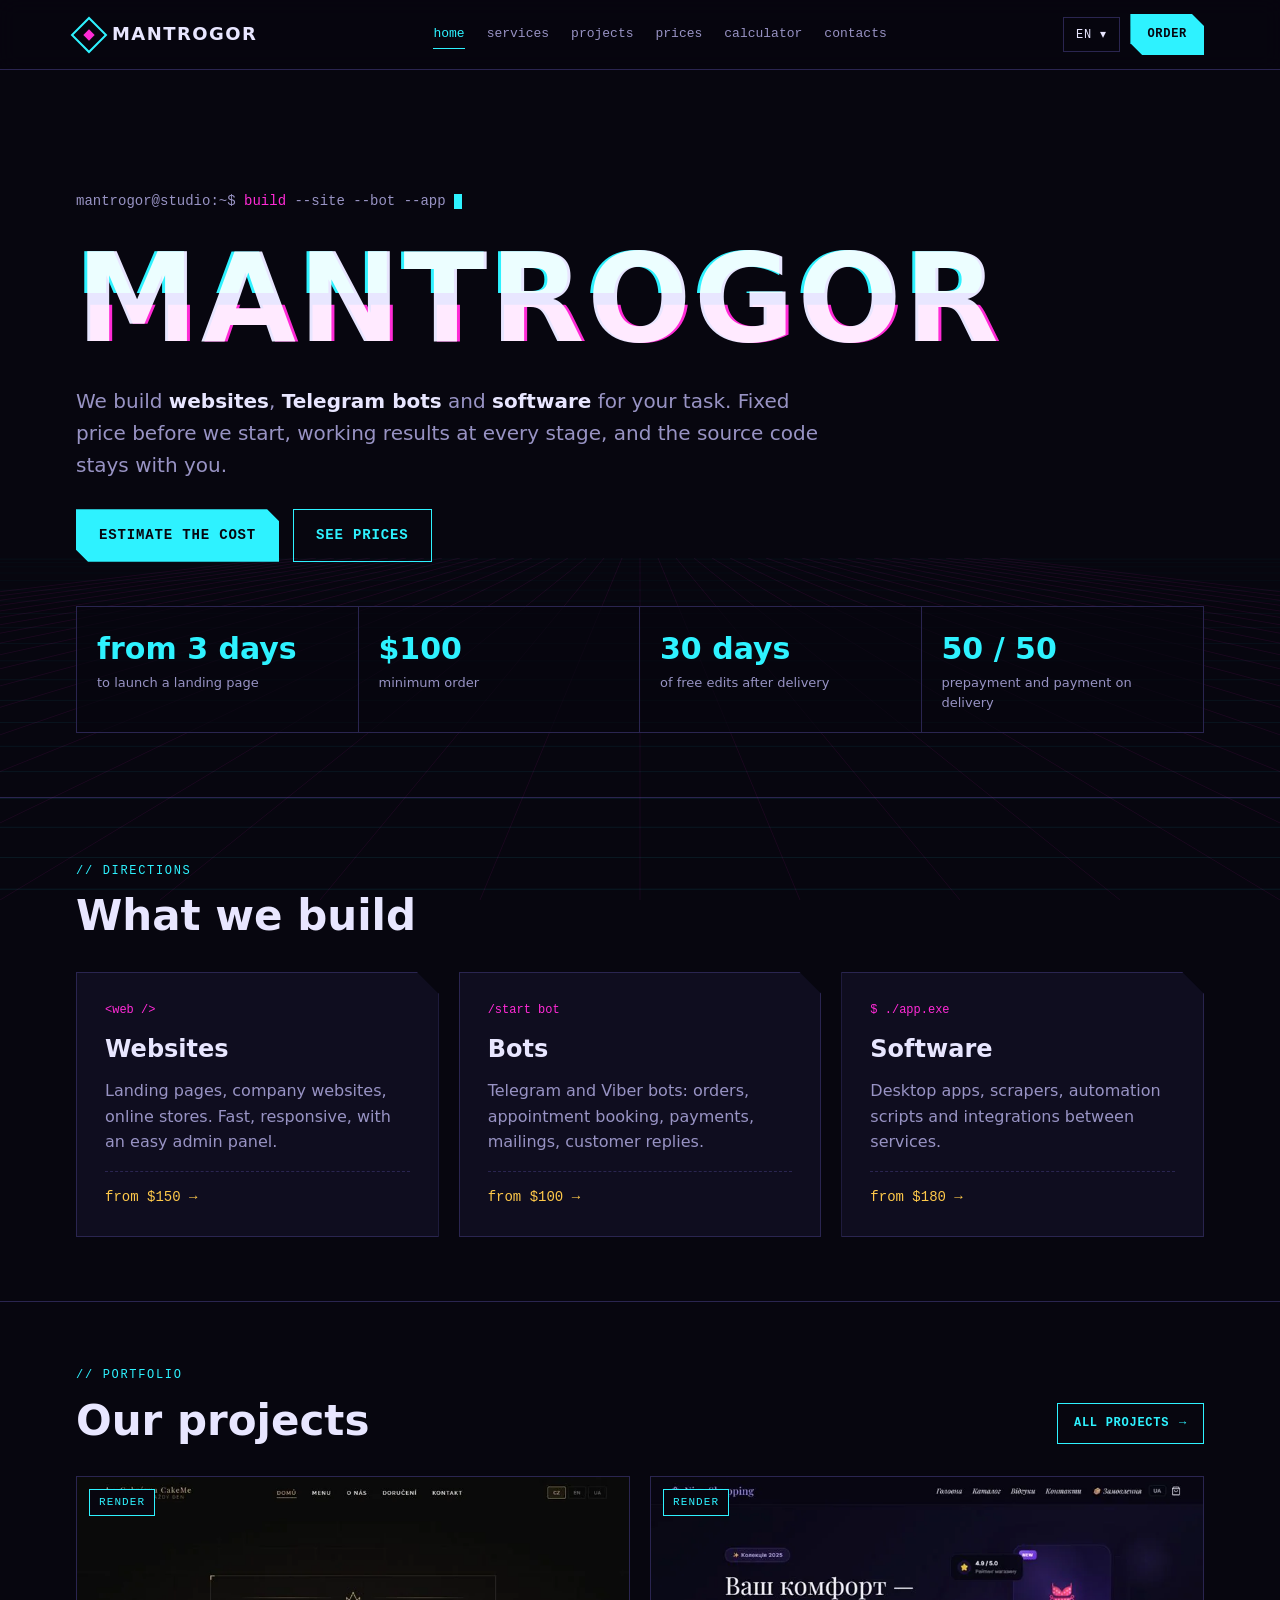
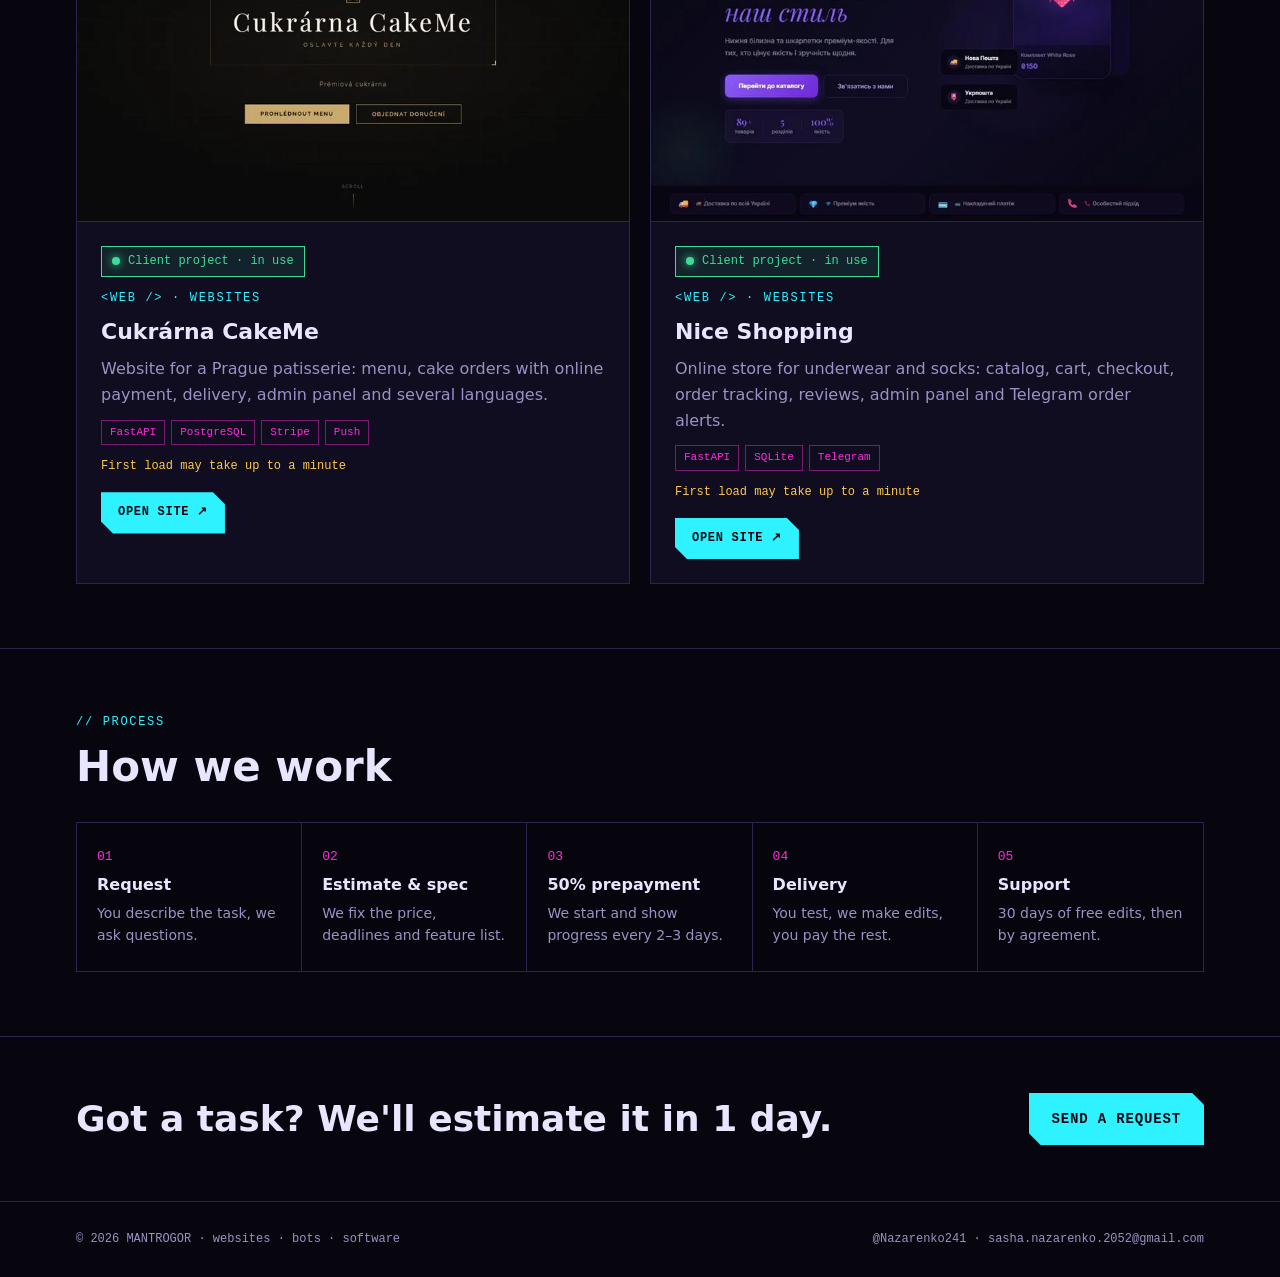
<file: index.html>
<!doctype html>
<html lang="en">
<head>
<meta charset="utf-8">
  <meta http-equiv="Content-Security-Policy" content="default-src 'self'; script-src 'self' 'unsafe-inline'; style-src 'self' 'unsafe-inline' https://fonts.googleapis.com; font-src https://fonts.gstatic.com; img-src 'self' data: https:; connect-src 'self'; object-src 'none'; base-uri 'self'; form-action 'self'">
  <meta name="referrer" content="strict-origin-when-cross-origin">
<meta name="viewport" content="width=device-width, initial-scale=1">
<title>MANTROGOR</title>
<link rel="preconnect" href="https://fonts.googleapis.com">
<link rel="preconnect" href="https://fonts.gstatic.com" crossorigin>
<link rel="stylesheet" href="https://fonts.googleapis.com/css2?family=Unbounded:wght@700;900&family=Manrope:wght@400;700&family=JetBrains+Mono:wght@400;700&display=swap" media="print" onload="this.media='all'"><noscript><link rel="stylesheet" href="https://fonts.googleapis.com/css2?family=Unbounded:wght@700;900&family=Manrope:wght@400;700&family=JetBrains+Mono:wght@400;700&display=swap"></noscript>
<link rel="stylesheet" href="style.css">
<!-- Тексты и шапку вставляют скрипты внизу страницы: до них прячем содержимое, чтобы страница не «прыгала» при загрузке (style.css: .js-wait) -->
<script>document.documentElement.classList.add("js-wait");document.addEventListener("DOMContentLoaded",function(){document.documentElement.classList.remove("js-wait")});</script>
<link rel="icon" href="favicon.svg" type="image/svg+xml">
<link rel="apple-touch-icon" href="apple-touch-icon.png">
<meta name="theme-color" content="#07060f">
<meta name="description" content="MANTROGOR – tvorba webů, Telegram botů a aplikací na míru. Pevná cena, první měsíc hostingu v ceně.">
<meta property="og:type" content="website">
<meta property="og:site_name" content="MANTROGOR">
<meta property="og:title" content="MANTROGOR – weby, boti, aplikace">
<meta property="og:description" content="Weby od $150, Telegram boti od $100, aplikace na míru. Pevná cena, první měsíc hostingu v ceně.">
<meta property="og:image" content="https://sashanazarenko2051-source.github.io/mantrogor/og.png">
<meta property="og:image:width" content="1200">
<meta property="og:image:height" content="630">
<meta property="og:url" content="https://sashanazarenko2051-source.github.io/mantrogor/">
<meta property="og:locale" content="cs_CZ">
<meta name="twitter:card" content="summary_large_image">
</head>
<body data-page="index.html" data-title="home">
<header id="site-header"></header>

<main>
  <div class="wrap">
    <section class="hero">
      <div class="prompt">mantrogor@studio:~$ <b>build</b> --site --bot --app <span class="caret"></span></div>
      <h1 class="glitch" data-text="MANTROGOR">MANTROGOR</h1>
      <p class="hero-sub" data-i18n-html="hero_sub"></p>
      <div class="cta-row">
        <a class="btn" href="calc.html" data-i18n="cta_calc"></a>
        <a class="btn ghost" href="prices.html" data-i18n="cta_prices"></a>
      </div>
      <div class="stats">
        <div><div class="n" data-i18n="st1n"></div><div class="t" data-i18n="st1t"></div></div>
        <div><div class="n" id="minOrder">—</div><div class="t" data-i18n="st2t"></div></div>
        <div><div class="n" data-i18n="st3n"></div><div class="t" data-i18n="st3t"></div></div>
        <div><div class="n">50 / 50</div><div class="t" data-i18n="st4t"></div></div>
      </div>
    </section>
  </div>

  <section class="block">
    <div class="wrap">
      <div class="sec-head">
        <span class="label">// directions</span>
        <h2 data-i18n="dir_title"></h2>
      </div>
      <div class="services" id="svcCards"></div>
    </div>
  </section>

  <section class="block">
    <div class="wrap">
      <div class="sec-head sec-head-row">
        <div style="display:grid;gap:12px">
          <span class="label">// portfolio</span>
          <h2 data-i18n="proj_title"></h2>
        </div>
        <a class="btn small ghost" href="projects.html"><span data-i18n="proj_all"></span> →</a>
      </div>
      <div class="projects" id="projCards"></div>
    </div>
  </section>

  <section class="block">
    <div class="wrap">
      <div class="sec-head">
        <span class="label">// process</span>
        <h2 data-i18n="proc_title"></h2>
      </div>
      <div class="steps">
        <div class="step"><span class="num">01</span><h3 data-i18n="s1t"></h3><p data-i18n="s1p"></p></div>
        <div class="step"><span class="num">02</span><h3 data-i18n="s2t"></h3><p data-i18n="s2p"></p></div>
        <div class="step"><span class="num">03</span><h3 data-i18n="s3t"></h3><p data-i18n="s3p"></p></div>
        <div class="step"><span class="num">04</span><h3 data-i18n="s4t"></h3><p data-i18n="s4p"></p></div>
        <div class="step"><span class="num">05</span><h3 data-i18n="s5t"></h3><p data-i18n="s5p"></p></div>
      </div>
    </div>
  </section>

  <section class="cta-band">
    <div class="wrap">
      <h2 data-i18n="band_home"></h2>
      <a class="btn" href="contacts.html" data-i18n="band_home_btn"></a>
    </div>
  </section>
</main>

<footer id="site-footer"></footer>
<script src="data.js"></script>
<script src="i18n.js"></script>
<script src="common.js"></script>
<script>
  const { data, fmt, esc, minPrice, t, tr } = M;
  document.getElementById("minOrder").textContent = fmt(Math.min(...data.services.map(minPrice)));
  document.getElementById("svcCards").innerHTML = data.services.map(s => `
    <a class="svc" href="services.html#${esc(s.id)}">
      <span class="code">${esc(s.code)}</span>
      <h3>${esc(tr(s.title))}</h3>
      <p>${esc(tr(s.desc))}</p>
      <div class="from">${esc(t("from"))} ${fmt(minPrice(s))} →</div>
    </a>`).join("");
  document.getElementById("projCards").innerHTML = (data.projects || []).slice(0, 2).map(M.projectCard).join("");
</script>
</body>
</html>
</file>
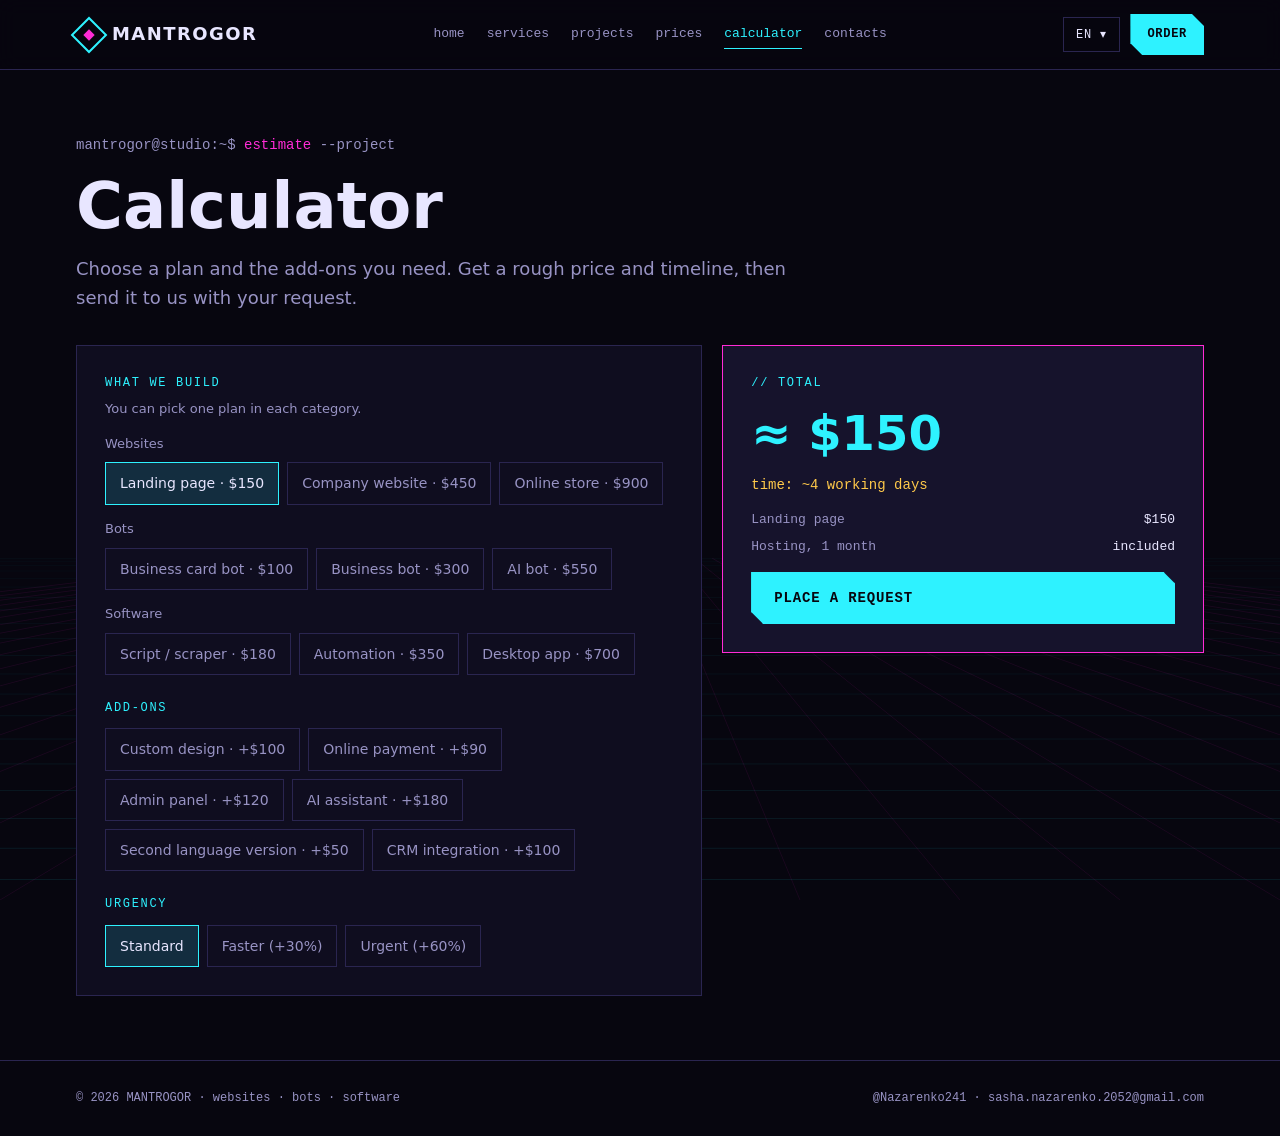
<file: calc.html>
<!doctype html>
<html lang="en">
<head>
<meta charset="utf-8">
  <meta http-equiv="Content-Security-Policy" content="default-src 'self'; script-src 'self' 'unsafe-inline'; style-src 'self' 'unsafe-inline' https://fonts.googleapis.com; font-src https://fonts.gstatic.com; img-src 'self' data: https:; connect-src 'self'; object-src 'none'; base-uri 'self'; form-action 'self'">
  <meta name="referrer" content="strict-origin-when-cross-origin">
<meta name="viewport" content="width=device-width, initial-scale=1">
<title>MANTROGOR</title>
<link rel="preconnect" href="https://fonts.googleapis.com">
<link rel="preconnect" href="https://fonts.gstatic.com" crossorigin>
<link rel="stylesheet" href="https://fonts.googleapis.com/css2?family=Unbounded:wght@700;900&family=Manrope:wght@400;700&family=JetBrains+Mono:wght@400;700&display=swap" media="print" onload="this.media='all'"><noscript><link rel="stylesheet" href="https://fonts.googleapis.com/css2?family=Unbounded:wght@700;900&family=Manrope:wght@400;700&family=JetBrains+Mono:wght@400;700&display=swap"></noscript>
<link rel="stylesheet" href="style.css">
<!-- Тексты и шапку вставляют скрипты внизу страницы: до них прячем содержимое, чтобы страница не «прыгала» при загрузке (style.css: .js-wait) -->
<script>document.documentElement.classList.add("js-wait");document.addEventListener("DOMContentLoaded",function(){document.documentElement.classList.remove("js-wait")});</script>
<link rel="icon" href="favicon.svg" type="image/svg+xml">
<link rel="apple-touch-icon" href="apple-touch-icon.png">
<meta name="theme-color" content="#07060f">
<meta name="description" content="MANTROGOR – tvorba webů, Telegram botů a aplikací na míru. Pevná cena, první měsíc hostingu v ceně.">
<meta property="og:type" content="website">
<meta property="og:site_name" content="MANTROGOR">
<meta property="og:title" content="MANTROGOR – weby, boti, aplikace">
<meta property="og:description" content="Weby od $150, Telegram boti od $100, aplikace na míru. Pevná cena, první měsíc hostingu v ceně.">
<meta property="og:image" content="https://sashanazarenko2051-source.github.io/mantrogor/og.png">
<meta property="og:image:width" content="1200">
<meta property="og:image:height" content="630">
<meta property="og:url" content="https://sashanazarenko2051-source.github.io/mantrogor/">
<meta property="og:locale" content="cs_CZ">
<meta name="twitter:card" content="summary_large_image">
</head>
<body data-page="calc.html" data-title="nav_calc">
<header id="site-header"></header>

<main>
  <div class="wrap">
    <div class="page-head">
      <div class="prompt">mantrogor@studio:~$ <b>estimate</b> --project</div>
      <h1 data-i18n="nav_calc"></h1>
      <p data-i18n="calc_lead"></p>
    </div>
    <div class="calc" style="padding-bottom:64px">
      <form class="calc-form" id="calcForm">
        <fieldset>
          <legend class="label" data-i18n="calc_what"></legend>
          <p class="calc-hint" data-i18n="calc_hint"></p>
          <div id="calcType" style="display:grid;gap:14px"></div>
        </fieldset>
        <fieldset>
          <legend class="label" data-i18n="calc_extra"></legend>
          <div class="opts" id="calcExtras"></div>
        </fieldset>
        <fieldset>
          <legend class="label" data-i18n="calc_speed"></legend>
          <div class="opts" id="calcSpeed"></div>
        </fieldset>
      </form>
      <aside class="calc-out" aria-live="polite">
        <span class="label">// total</span>
        <div class="total" id="calcTotal">—</div>
        <div class="days" id="calcDays"></div>
        <div class="lines" id="calcLines"></div>
        <a class="btn" href="contacts.html" id="toOrder" data-i18n="to_order"></a>
      </aside>
    </div>
  </div>
</main>

<footer id="site-footer"></footer>
<script src="data.js"></script>
<script src="i18n.js"></script>
<script src="common.js"></script>
<script>
  const { data, fmt, esc, t, tr, days } = M;
  const SPEEDS = [
    { id: "normal", key: "sp_normal", k: 1, d: 1 },
    { id: "fast", key: "sp_fast", k: 1.3, d: 0.7 },
    { id: "rush", key: "sp_rush", k: 1.6, d: 0.5 }
  ];
  const opt = (name, type, value, label, checked) =>
    `<label class="opt"><input type="${type}" name="${name}" id="c-${name}-${value}" value="${value}"${checked ? " checked" : ""}><span>${label}</span></label>`;

  document.getElementById("calcType").innerHTML = data.services.map((s, si) => `
    <div style="display:grid;gap:8px">
      <span class="group-name">${esc(tr(s.title))}</span>
      <div class="opts">${s.tiers.map((x, ti) => opt("ctype-" + si, "checkbox", si + "-" + ti, esc(tr(x.name)) + " · " + fmt(x.price), si === 0 && ti === 0)).join("")}</div>
    </div>`).join("");
  // В каждом направлении — не больше одного тарифа; повторный клик снимает выбор.
  document.getElementById("calcType").addEventListener("change", e => {
    const box = e.target;
    if (box.checked) document.querySelectorAll(`[name="${box.name}"]`).forEach(o => { if (o !== box) o.checked = false; });
  });
  document.getElementById("calcExtras").innerHTML = data.extras.map((x, i) => opt("cextra", "checkbox", i, esc(tr(x.name)) + " · +" + fmt(x.price), false)).join("");
  document.getElementById("calcSpeed").innerHTML = SPEEDS.map((s, i) => opt("cspeed", "radio", s.id, esc(t(s.key)), i === 0)).join("");

  let summary = "", serviceTitle = "";
  function calc() {
    const f = document.getElementById("calcForm");
    const picked = [...f.querySelectorAll('[name^="ctype-"]:checked')].map(i => {
      const [si, ti] = i.value.split("-").map(Number);
      return { svc: data.services[si], x: data.services[si].tiers[ti] };
    });
    const toOrder = document.getElementById("toOrder");
    if (!picked.length) {
      document.getElementById("calcTotal").textContent = "—";
      document.getElementById("calcDays").textContent = "";
      document.getElementById("calcLines").innerHTML = `<div class="calc-warn">${esc(t("calc_pick"))}</div>`;
      toOrder.hidden = true;
      return;
    }
    toOrder.hidden = false;
    const ex = [...f.querySelectorAll('[name="cextra"]:checked')].map(i => data.extras[+i.value]);
    const s = SPEEDS.find(v => v.id === f.querySelector('[name="cspeed"]:checked').value);
    const sum = arr => arr.reduce((a, b) => a + (Number(b) || 0), 0);
    const base = sum(picked.map(p => p.x.price)) + sum(ex.map(e => e.price));
    const total = Math.round(base * s.k / 10) * 10;
    // Направления делаются параллельно: срок = самый долгий тариф + опции.
    const n = Math.max(2, Math.round((Math.max(...picked.map(p => Number(p.x.days) || 0)) + sum(ex.map(e => e.days))) * s.d));
    document.getElementById("calcTotal").textContent = "≈ " + fmt(total);
    document.getElementById("calcDays").textContent = t("term") + ": " + days(n);
    const lines = [...picked.map(p => [tr(p.x.name), fmt(p.x.price)]), ...ex.map(e => [tr(e.name), "+" + fmt(e.price)])];
    if (s.k > 1) lines.push([t("calc_speed") + " ×" + s.k, "+" + fmt(total - base)]);
    lines.push([t("hosting_line"), t("incl")]);
    document.getElementById("calcLines").innerHTML = lines.map(l => `<div><span>${esc(l[0])}</span><span>${esc(l[1])}</span></div>`).join("");
    serviceTitle = picked.length > 1 ? t("opt_combo") : tr(picked[0].svc.title);
    summary = `${picked.map(p => tr(p.svc.title) + ": " + tr(p.x.name)).join("; ")}${ex.length ? " + " + ex.map(e => tr(e.name)).join(", ") : ""}; ${t(s.key)}. ${t("estimate")}: ${fmt(total)}, ${days(n)}. ${t("hosting_incl")}.`;
  }
  document.getElementById("calcForm").addEventListener("change", calc);
  calc();
  document.getElementById("toOrder").addEventListener("click", () => {
    try { localStorage.setItem("mantrogor-calc", JSON.stringify({ service: serviceTitle, summary })); } catch (_) {}
  });
</script>
</body>
</html>
</file>
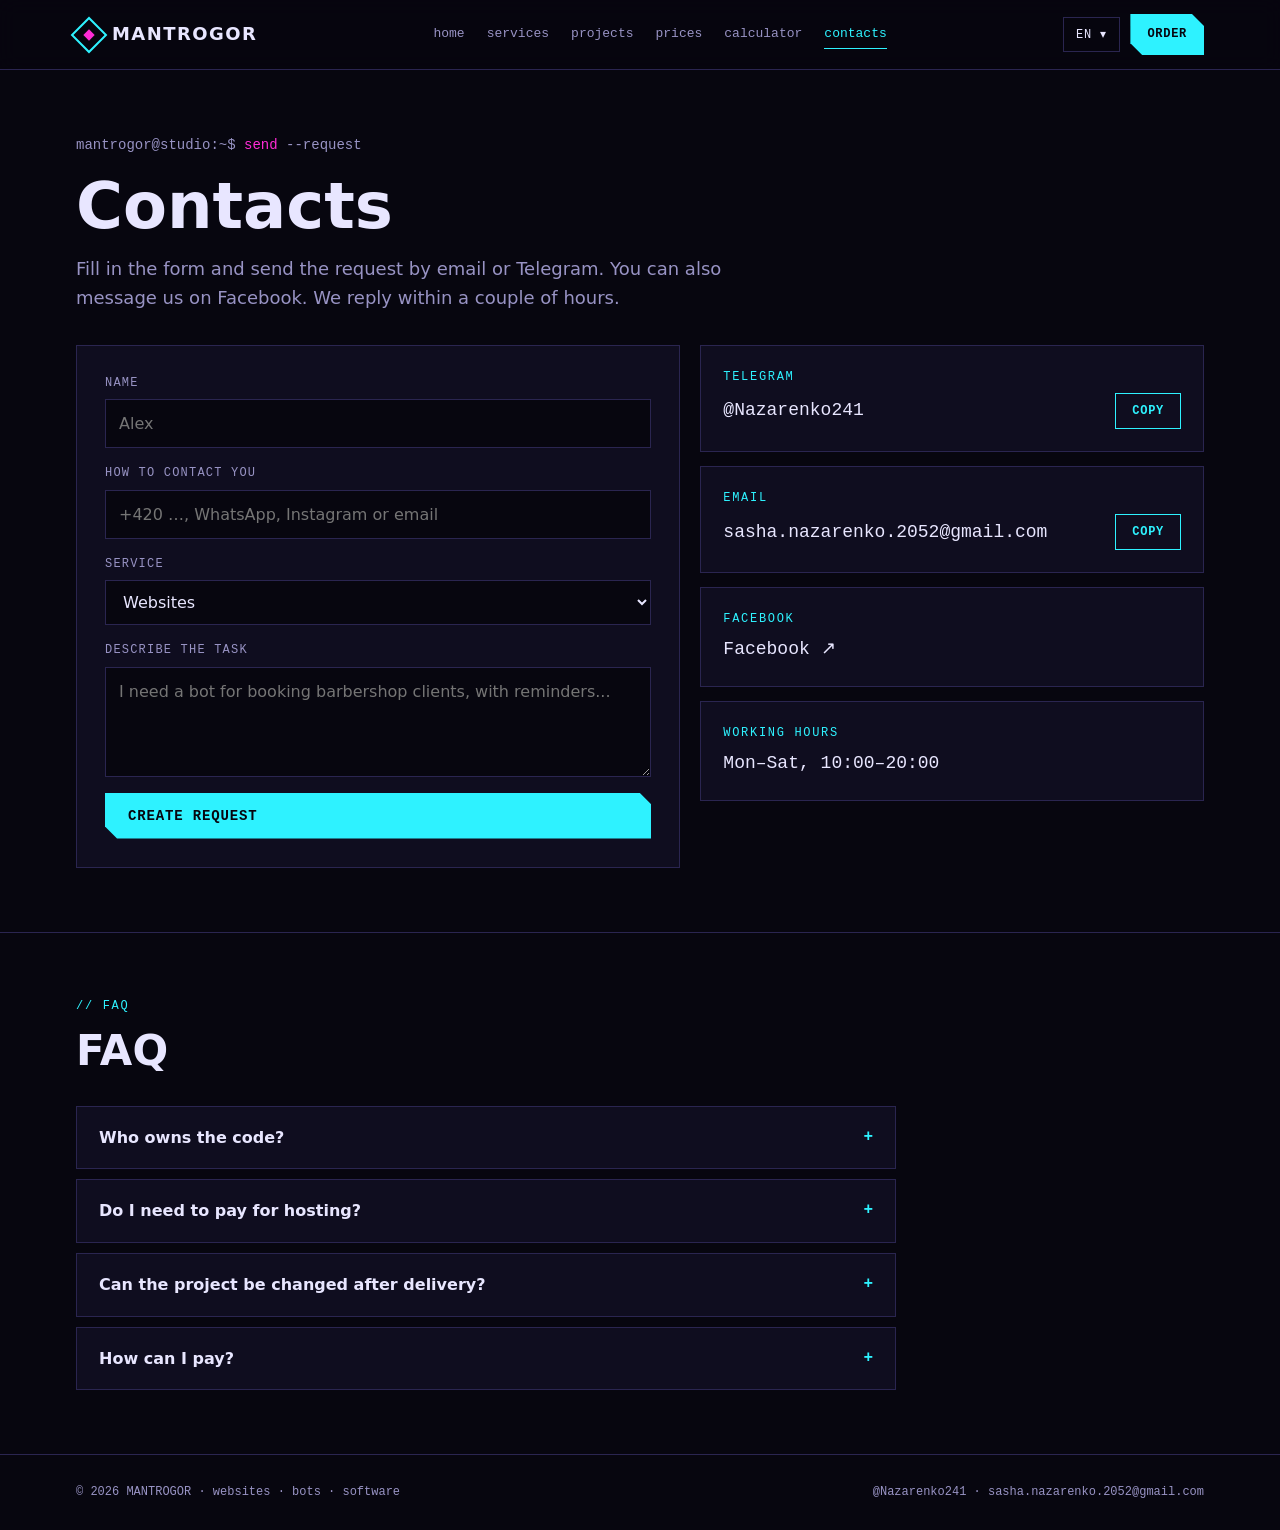
<file: contacts.html>
<!doctype html>
<html lang="en">
<head>
<meta charset="utf-8">
  <meta http-equiv="Content-Security-Policy" content="default-src 'self'; script-src 'self' 'unsafe-inline'; style-src 'self' 'unsafe-inline' https://fonts.googleapis.com; font-src https://fonts.gstatic.com; img-src 'self' data: https:; connect-src 'self'; object-src 'none'; base-uri 'self'; form-action 'self'">
  <meta name="referrer" content="strict-origin-when-cross-origin">
<meta name="viewport" content="width=device-width, initial-scale=1">
<title>MANTROGOR</title>
<link rel="preconnect" href="https://fonts.googleapis.com">
<link rel="preconnect" href="https://fonts.gstatic.com" crossorigin>
<link rel="stylesheet" href="https://fonts.googleapis.com/css2?family=Unbounded:wght@700;900&family=Manrope:wght@400;700&family=JetBrains+Mono:wght@400;700&display=swap" media="print" onload="this.media='all'"><noscript><link rel="stylesheet" href="https://fonts.googleapis.com/css2?family=Unbounded:wght@700;900&family=Manrope:wght@400;700&family=JetBrains+Mono:wght@400;700&display=swap"></noscript>
<link rel="stylesheet" href="style.css">
<!-- Тексты и шапку вставляют скрипты внизу страницы: до них прячем содержимое, чтобы страница не «прыгала» при загрузке (style.css: .js-wait) -->
<script>document.documentElement.classList.add("js-wait");document.addEventListener("DOMContentLoaded",function(){document.documentElement.classList.remove("js-wait")});</script>
<link rel="icon" href="favicon.svg" type="image/svg+xml">
<link rel="apple-touch-icon" href="apple-touch-icon.png">
<meta name="theme-color" content="#07060f">
<meta name="description" content="MANTROGOR – tvorba webů, Telegram botů a aplikací na míru. Pevná cena, první měsíc hostingu v ceně.">
<meta property="og:type" content="website">
<meta property="og:site_name" content="MANTROGOR">
<meta property="og:title" content="MANTROGOR – weby, boti, aplikace">
<meta property="og:description" content="Weby od $150, Telegram boti od $100, aplikace na míru. Pevná cena, první měsíc hostingu v ceně.">
<meta property="og:image" content="https://sashanazarenko2051-source.github.io/mantrogor/og.png">
<meta property="og:image:width" content="1200">
<meta property="og:image:height" content="630">
<meta property="og:url" content="https://sashanazarenko2051-source.github.io/mantrogor/">
<meta property="og:locale" content="cs_CZ">
<meta name="twitter:card" content="summary_large_image">
</head>
<body data-page="contacts.html" data-title="nav_contacts">
<header id="site-header"></header>

<main>
  <div class="wrap">
    <div class="page-head">
      <div class="prompt">mantrogor@studio:~$ <b>send</b> --request</div>
      <h1 data-i18n="nav_contacts"></h1>
      <p data-i18n="ct_lead"></p>
    </div>
    <div class="order" style="padding-bottom:64px">
      <form class="req" id="reqForm" novalidate>
        <div class="field"><label for="f-name" data-i18n="f_name"></label><input id="f-name" name="name" autocomplete="name" data-i18n-ph="ph_name"></div>
        <div class="field"><label for="f-contact" data-i18n="f_contact"></label><input id="f-contact" name="contact" data-i18n-ph="ph_contact"></div>
        <div class="field"><label for="f-type" data-i18n="f_type"></label><select id="f-type" name="type"></select></div>
        <div class="field"><label for="f-msg" data-i18n="f_msg"></label><textarea id="f-msg" name="msg" data-i18n-ph="ph_msg"></textarea></div>
        <div class="err" id="reqErr" hidden></div>
        <button class="btn" type="submit" data-i18n="f_submit"></button>
        <div class="result" id="reqResult" hidden>
          <span class="label" data-i18n="f_ready"></span>
          <pre id="reqText"></pre>
          <div class="cta-row">
            <a class="btn small" id="mailReq" data-i18n="send_mail"></a>
            <a class="btn small ghost" id="tgReq" target="_blank" rel="noopener" data-i18n="send_tg"></a>
            <button class="btn small ghost" type="button" id="copyReq" data-i18n="copy_text"></button>
          </div>
        </div>
      </form>
      <div class="contacts">
        <div class="contact">
          <span class="label">Telegram</span>
          <div class="row"><a class="v" id="c-tg" target="_blank" rel="noopener"></a><button class="btn small ghost" type="button" data-copy="c-tg" data-i18n="copy"></button></div>
        </div>
        <div class="contact">
          <span class="label">Email</span>
          <div class="row"><a class="v" id="c-mail"></a><button class="btn small ghost" type="button" data-copy="c-mail" data-i18n="copy"></button></div>
        </div>
        <div class="contact" id="c-fb-card">
          <span class="label">Facebook</span>
          <div class="row"><a class="v" id="c-fb" target="_blank" rel="noopener">Facebook ↗</a></div>
        </div>
        <div class="contact">
          <span class="label" data-i18n="hours"></span>
          <span class="v" id="c-hours"></span>
        </div>
      </div>
    </div>
  </div>

  <section class="block">
    <div class="wrap">
      <div class="sec-head">
        <span class="label">// faq</span>
        <h2 data-i18n="faq_title"></h2>
      </div>
      <div class="faq">
        <details><summary data-i18n="q1"></summary><p data-i18n="a1"></p></details>
        <details><summary data-i18n="q2"></summary><p data-i18n="a2"></p></details>
        <details><summary data-i18n="q3"></summary><p data-i18n="a3"></p></details>
        <details><summary data-i18n="q4"></summary><p data-i18n="a4"></p></details>
      </div>
    </div>
  </section>
</main>

<footer id="site-footer"></footer>
<script src="data.js"></script>
<script src="i18n.js"></script>
<script src="common.js"></script>
<script>
  const { data, esc, safeUrl, copy, t, tr } = M;
  const tg = document.getElementById("c-tg"), mail = document.getElementById("c-mail");
  tg.textContent = data.contacts.telegram;
  tg.href = "https://t.me/" + String(data.contacts.telegram).replace(/^@/, "");
  mail.textContent = data.contacts.email;
  mail.href = "mailto:" + data.contacts.email;
  if (data.contacts.facebook) document.getElementById("c-fb").href = safeUrl(data.contacts.facebook);
  else document.getElementById("c-fb-card").hidden = true;
  document.getElementById("c-hours").textContent = tr(data.contacts.hours);

  const form = document.getElementById("reqForm");
  form.type.innerHTML = [...data.services.map(s => tr(s.title)), t("opt_combo"), t("opt_consult")]
    .map(o => `<option>${esc(o)}</option>`).join("");

  // Расчёт из калькулятора
  try {
    const c = JSON.parse(localStorage.getItem("mantrogor-calc") || "null");
    if (c) {
      if ([...form.type.options].some(o => o.value === c.service)) form.type.value = c.service;
      form.msg.value = t("calc_prefix") + " " + c.summary + "\n";
      localStorage.removeItem("mantrogor-calc");
    }
  } catch (_) {}

  form.addEventListener("submit", e => {
    e.preventDefault();
    const name = form.name.value.trim(), contact = form.contact.value.trim(), msg = form.msg.value.trim();
    const err = document.getElementById("reqErr");
    const missing = [];
    if (!name) missing.push(t("m_name"));
    if (!contact) missing.push(t("m_contact"));
    if (!msg) missing.push(t("m_msg"));
    if (missing.length) { err.textContent = t("missing", { list: missing.join(", ") }); err.hidden = false; document.getElementById("reqResult").hidden = true; return; }
    err.hidden = true;
    const text = `${t("req_head")}\n${t("req_name")}: ${name}\n${t("req_contact")}: ${contact}\n${t("req_service")}: ${form.type.value}\n${t("req_task")}: ${msg}`;
    document.getElementById("reqText").textContent = text;
    document.getElementById("mailReq").href = "mailto:" + data.contacts.email +
      "?subject=" + encodeURIComponent(t("req_head") + " — " + name) + "&body=" + encodeURIComponent(text);
    document.getElementById("reqResult").hidden = false;
  });
  document.getElementById("tgReq").href = tg.href;
  document.getElementById("tgReq").addEventListener("click", () => {
    try { navigator.clipboard.writeText(document.getElementById("reqText").textContent); } catch (_) {}
  });
  document.getElementById("copyReq").addEventListener("click", e => copy(document.getElementById("reqText").textContent, e.currentTarget));
  document.querySelectorAll("[data-copy]").forEach(b => b.addEventListener("click", () => copy(document.getElementById(b.dataset.copy).textContent, b)));
</script>
</body>
</html>
</file>
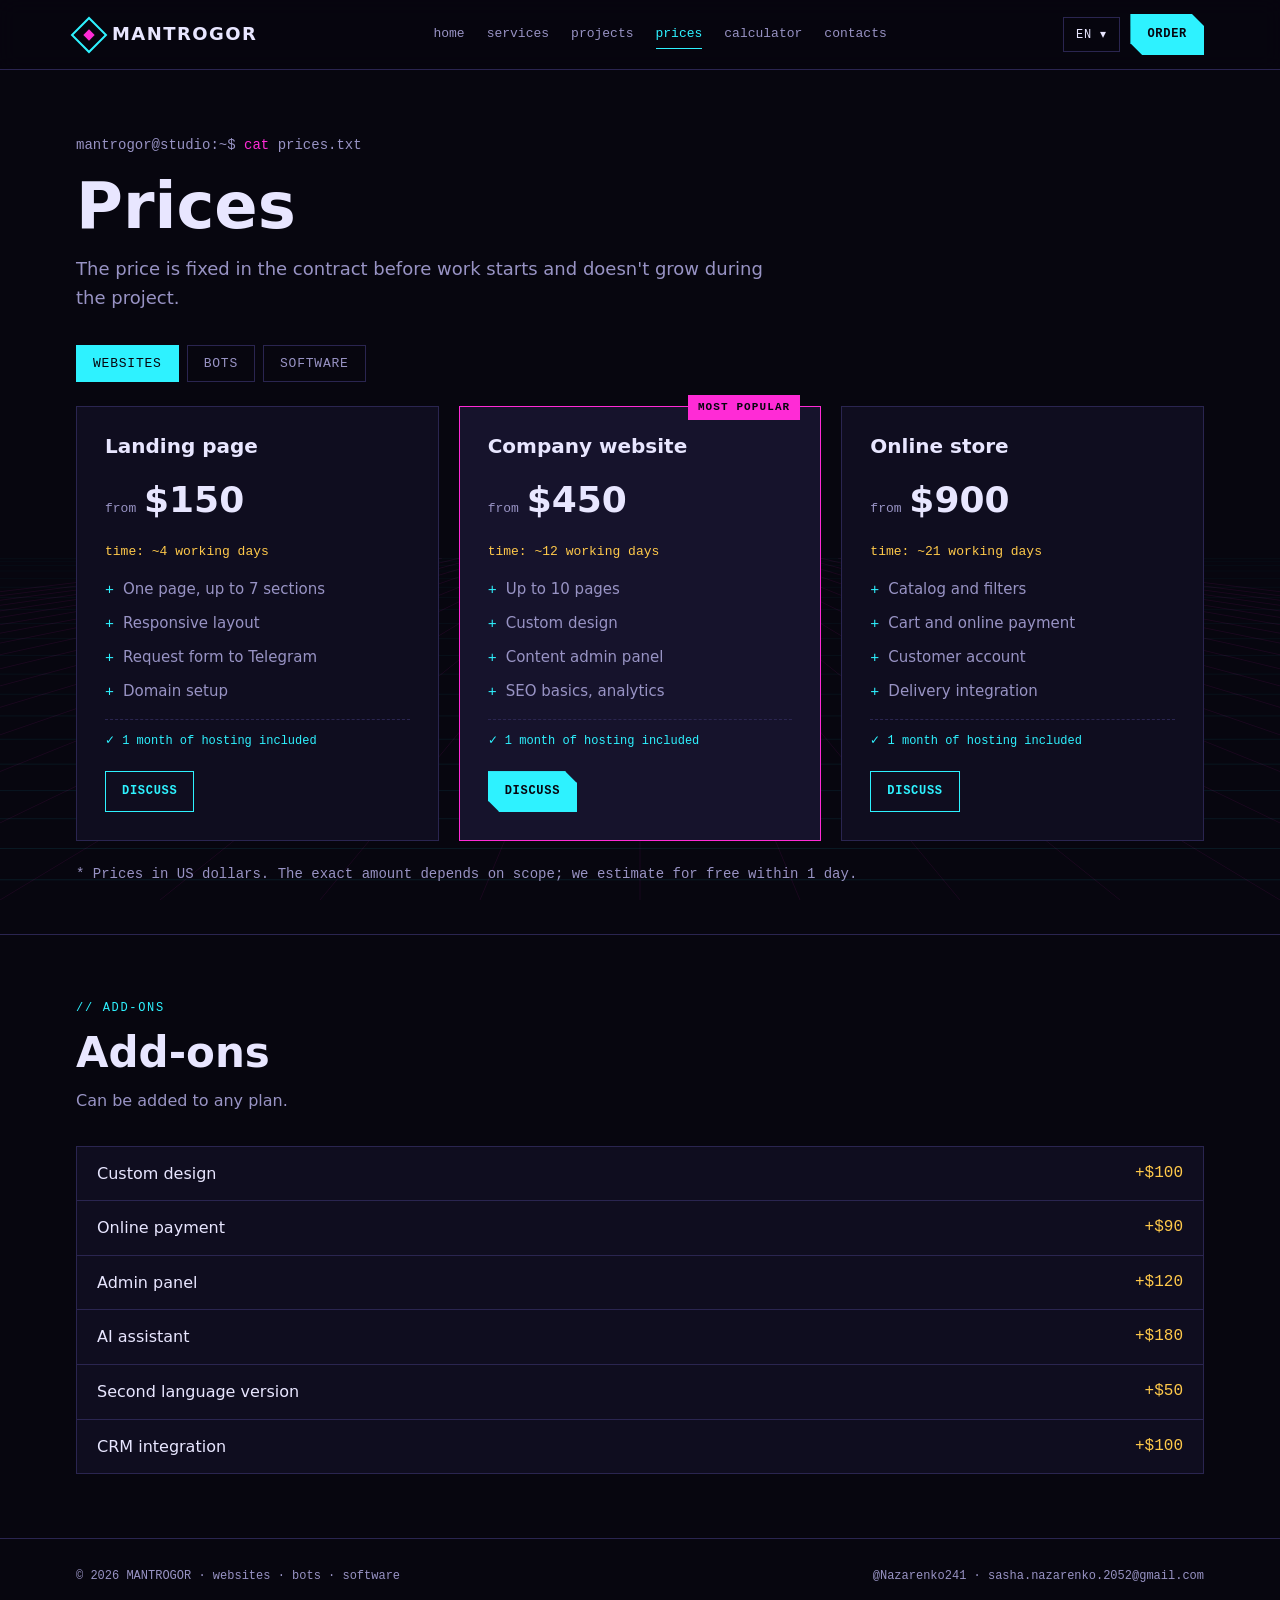
<file: prices.html>
<!doctype html>
<html lang="en">
<head>
<meta charset="utf-8">
  <meta http-equiv="Content-Security-Policy" content="default-src 'self'; script-src 'self' 'unsafe-inline'; style-src 'self' 'unsafe-inline' https://fonts.googleapis.com; font-src https://fonts.gstatic.com; img-src 'self' data: https:; connect-src 'self'; object-src 'none'; base-uri 'self'; form-action 'self'">
  <meta name="referrer" content="strict-origin-when-cross-origin">
<meta name="viewport" content="width=device-width, initial-scale=1">
<title>MANTROGOR</title>
<link rel="preconnect" href="https://fonts.googleapis.com">
<link rel="preconnect" href="https://fonts.gstatic.com" crossorigin>
<link rel="stylesheet" href="https://fonts.googleapis.com/css2?family=Unbounded:wght@700;900&family=Manrope:wght@400;700&family=JetBrains+Mono:wght@400;700&display=swap" media="print" onload="this.media='all'"><noscript><link rel="stylesheet" href="https://fonts.googleapis.com/css2?family=Unbounded:wght@700;900&family=Manrope:wght@400;700&family=JetBrains+Mono:wght@400;700&display=swap"></noscript>
<link rel="stylesheet" href="style.css">
<!-- Тексты и шапку вставляют скрипты внизу страницы: до них прячем содержимое, чтобы страница не «прыгала» при загрузке (style.css: .js-wait) -->
<script>document.documentElement.classList.add("js-wait");document.addEventListener("DOMContentLoaded",function(){document.documentElement.classList.remove("js-wait")});</script>
<link rel="icon" href="favicon.svg" type="image/svg+xml">
<link rel="apple-touch-icon" href="apple-touch-icon.png">
<meta name="theme-color" content="#07060f">
<meta name="description" content="MANTROGOR – tvorba webů, Telegram botů a aplikací na míru. Pevná cena, první měsíc hostingu v ceně.">
<meta property="og:type" content="website">
<meta property="og:site_name" content="MANTROGOR">
<meta property="og:title" content="MANTROGOR – weby, boti, aplikace">
<meta property="og:description" content="Weby od $150, Telegram boti od $100, aplikace na míru. Pevná cena, první měsíc hostingu v ceně.">
<meta property="og:image" content="https://sashanazarenko2051-source.github.io/mantrogor/og.png">
<meta property="og:image:width" content="1200">
<meta property="og:image:height" content="630">
<meta property="og:url" content="https://sashanazarenko2051-source.github.io/mantrogor/">
<meta property="og:locale" content="cs_CZ">
<meta name="twitter:card" content="summary_large_image">
</head>
<body data-page="prices.html" data-title="nav_prices">
<header id="site-header"></header>

<main>
  <div class="wrap">
    <div class="page-head">
      <div class="prompt">mantrogor@studio:~$ <b>cat</b> prices.txt</div>
      <h1 data-i18n="nav_prices"></h1>
      <p data-i18n="pr_lead"></p>
    </div>
    <div class="tabs" role="tablist" id="tabs"></div>
    <div class="tiers" id="tiers" role="tabpanel"></div>
    <p class="note" data-i18n="pr_note"></p>
  </div>

  <section class="block" style="margin-top:48px">
    <div class="wrap">
      <div class="sec-head">
        <span class="label">// add-ons</span>
        <h2 data-i18n="extras_title"></h2>
        <p data-i18n="extras_lead"></p>
      </div>
      <div class="extras-table" id="extras"></div>
    </div>
  </section>
</main>

<footer id="site-footer"></footer>
<script src="data.js"></script>
<script src="i18n.js"></script>
<script src="common.js"></script>
<script>
  const { data, fmt, esc, t, tr, days } = M;
  const tabsEl = document.getElementById("tabs"), tiersEl = document.getElementById("tiers");
  tabsEl.innerHTML = data.services.map(s =>
    `<button class="tab" role="tab" id="tab-${esc(s.id)}" data-id="${esc(s.id)}" aria-selected="false">${esc(tr(s.title))}</button>`).join("");

  function show(id) {
    const s = data.services.find(x => x.id === id) || data.services[0];
    tabsEl.querySelectorAll(".tab").forEach(b => b.setAttribute("aria-selected", String(b.dataset.id === s.id)));
    tiersEl.setAttribute("aria-labelledby", "tab-" + s.id);
    tiersEl.innerHTML = s.tiers.map(x => `
      <article class="tier${x.hot ? " hot" : ""}">
        ${x.hot ? `<span class="badge">${esc(t("hot"))}</span>` : ""}
        <h3>${esc(tr(x.name))}</h3>
        <div class="price"><small>${esc(t("from"))} </small>${fmt(x.price)}</div>
        <div class="term">${esc(t("term"))}: ${esc(days(Number(x.days) || 1))}</div>
        <ul>${tr(x.items).map(i => `<li>${esc(i)}</li>`).join("")}</ul>
        <div class="incl">✓ ${esc(t("hosting_incl"))}</div>
        <a class="btn small${x.hot ? "" : " ghost"}" href="contacts.html">${esc(t("discuss"))}</a>
      </article>`).join("");
  }
  tabsEl.addEventListener("click", e => { const b = e.target.closest(".tab"); if (b) show(b.dataset.id); });
  show(location.hash.slice(1));

  document.getElementById("extras").innerHTML = data.extras.map(x =>
    `<div><span>${esc(tr(x.name))}</span><span>+${fmt(x.price)}</span></div>`).join("");
</script>
</body>
</html>
</file>
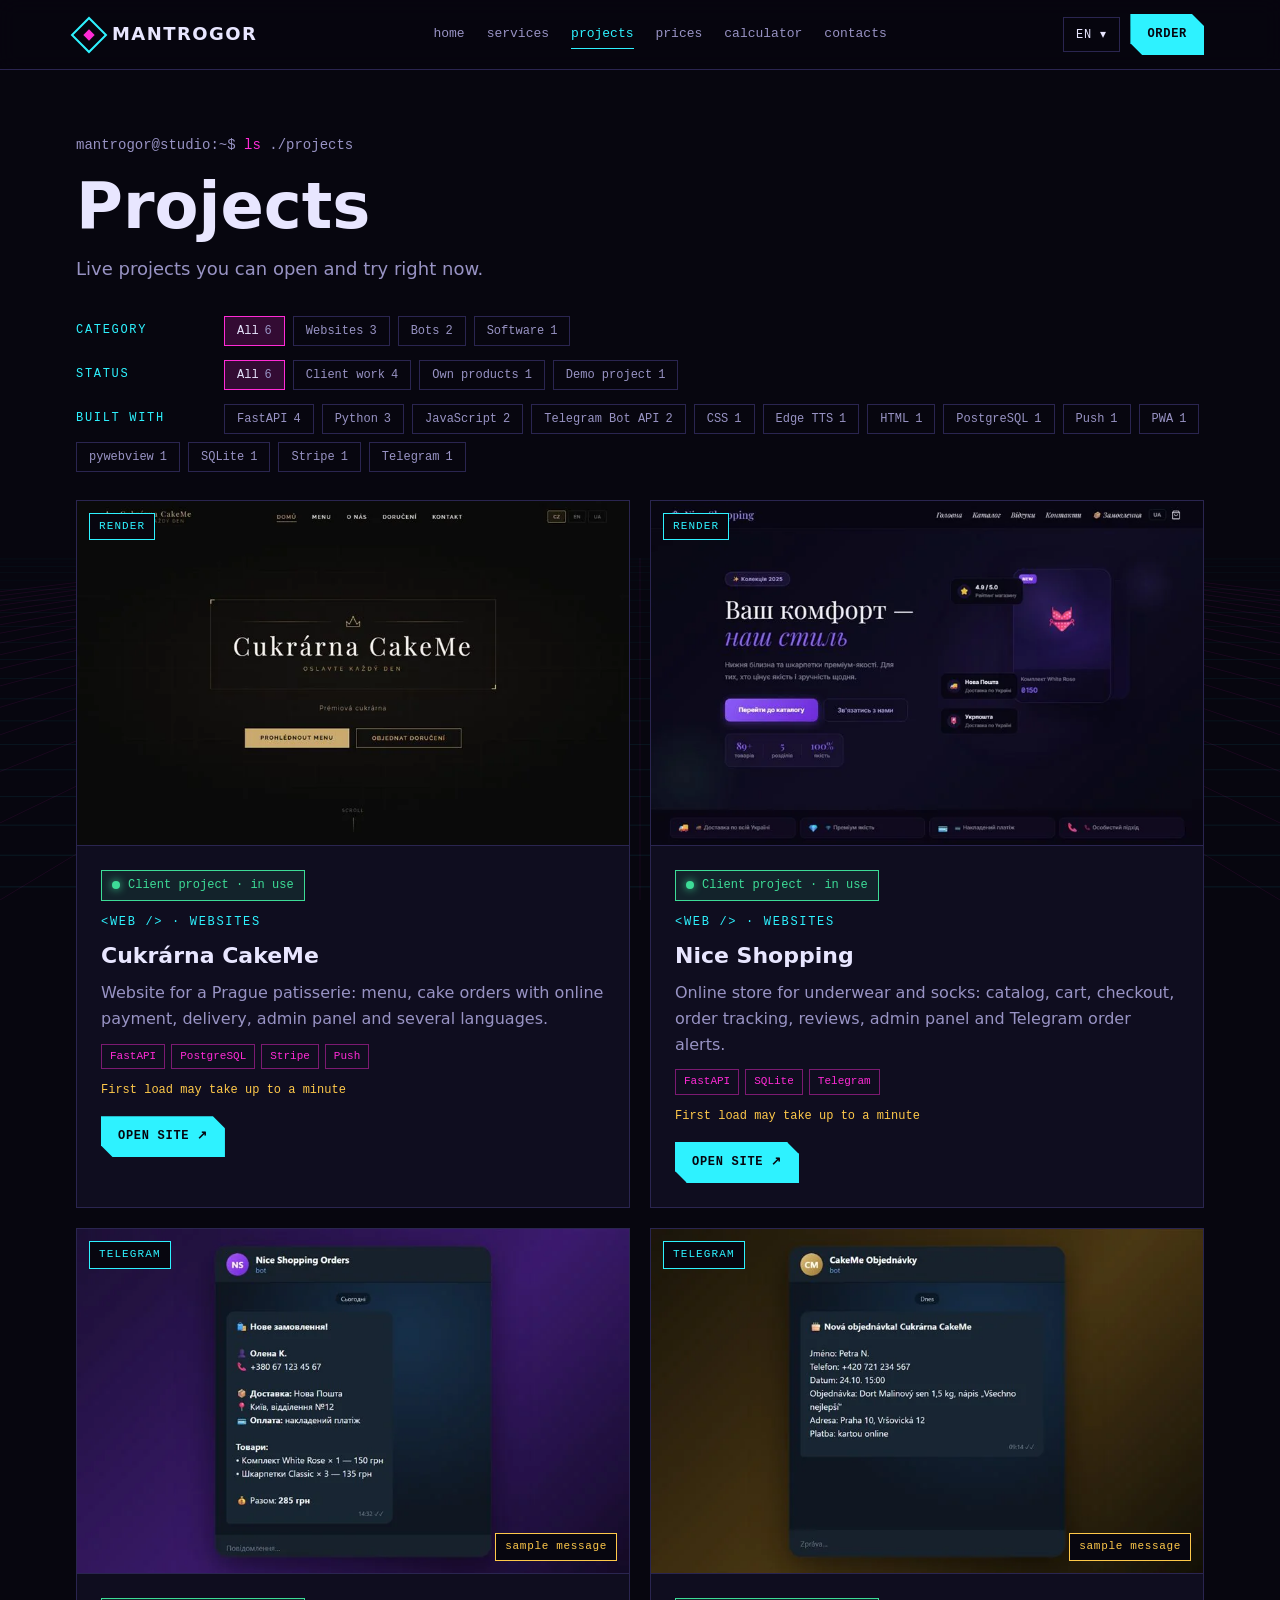
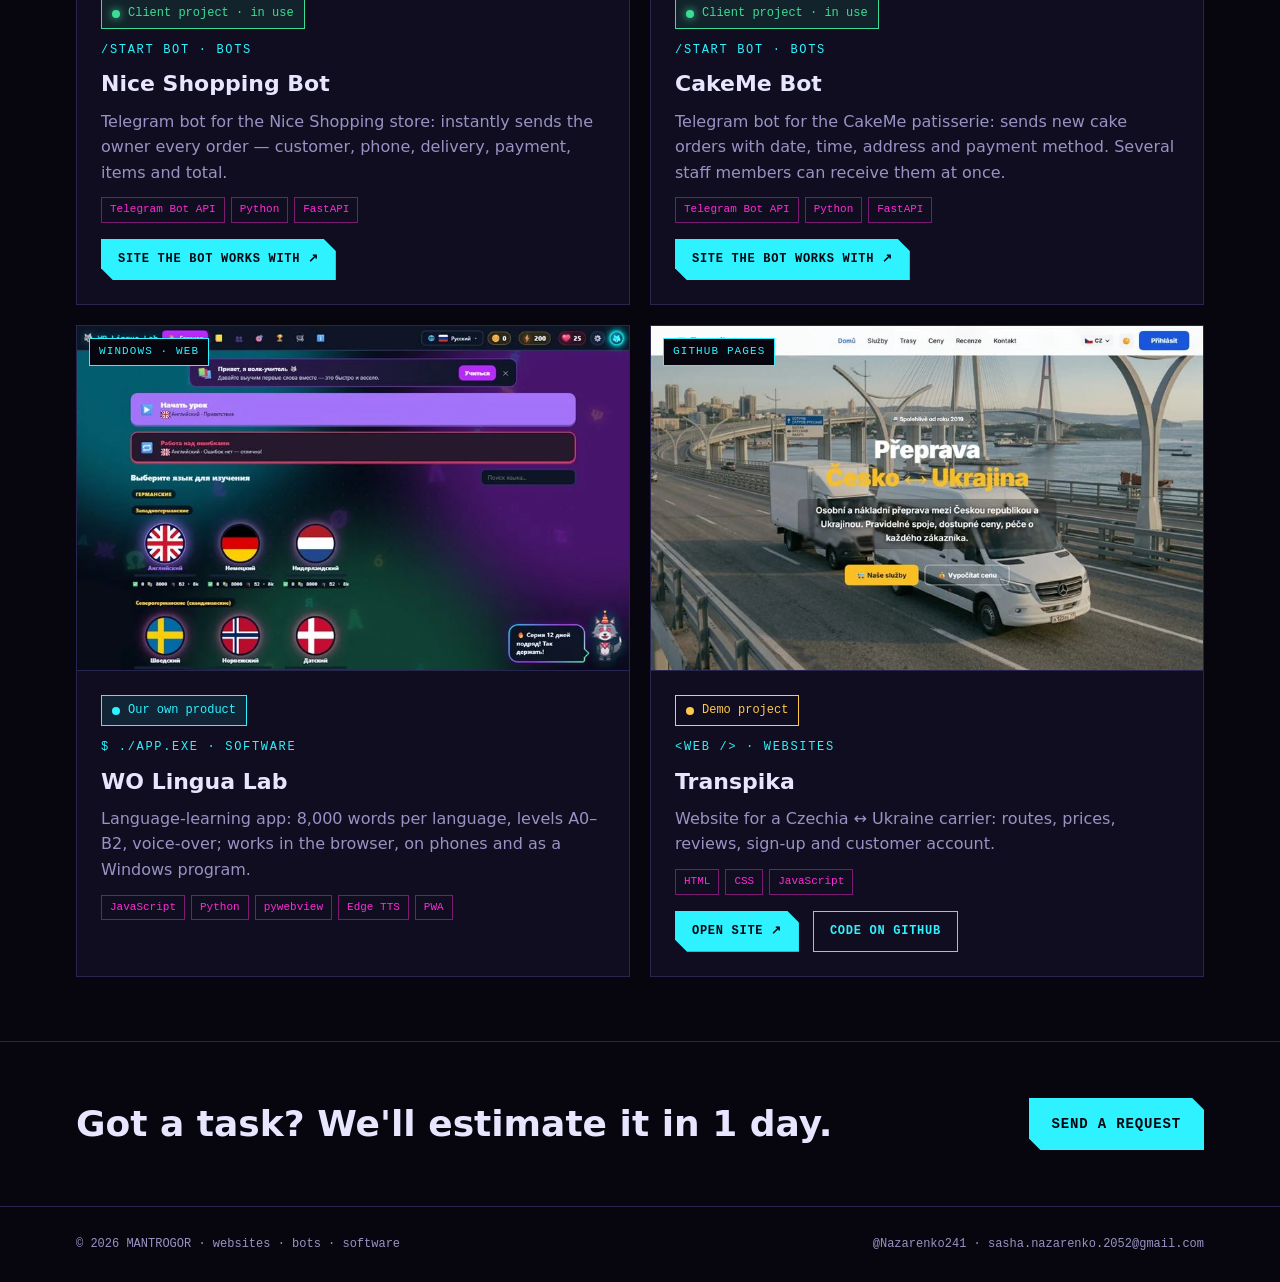
<file: projects.html>
<!doctype html>
<html lang="en">
<head>
<meta charset="utf-8">
  <meta http-equiv="Content-Security-Policy" content="default-src 'self'; script-src 'self' 'unsafe-inline'; style-src 'self' 'unsafe-inline' https://fonts.googleapis.com; font-src https://fonts.gstatic.com; img-src 'self' data: https:; connect-src 'self'; object-src 'none'; base-uri 'self'; form-action 'self'">
  <meta name="referrer" content="strict-origin-when-cross-origin">
<meta name="viewport" content="width=device-width, initial-scale=1">
<title>MANTROGOR</title>
<link rel="preconnect" href="https://fonts.googleapis.com">
<link rel="preconnect" href="https://fonts.gstatic.com" crossorigin>
<link rel="stylesheet" href="https://fonts.googleapis.com/css2?family=Unbounded:wght@700;900&family=Manrope:wght@400;700&family=JetBrains+Mono:wght@400;700&display=swap" media="print" onload="this.media='all'"><noscript><link rel="stylesheet" href="https://fonts.googleapis.com/css2?family=Unbounded:wght@700;900&family=Manrope:wght@400;700&family=JetBrains+Mono:wght@400;700&display=swap"></noscript>
<link rel="stylesheet" href="style.css">
<!-- Тексты и шапку вставляют скрипты внизу страницы: до них прячем содержимое, чтобы страница не «прыгала» при загрузке (style.css: .js-wait) -->
<script>document.documentElement.classList.add("js-wait");document.addEventListener("DOMContentLoaded",function(){document.documentElement.classList.remove("js-wait")});</script>
<link rel="icon" href="favicon.svg" type="image/svg+xml">
<link rel="apple-touch-icon" href="apple-touch-icon.png">
<meta name="theme-color" content="#07060f">
<meta name="description" content="MANTROGOR – tvorba webů, Telegram botů a aplikací na míru. Pevná cena, první měsíc hostingu v ceně.">
<meta property="og:type" content="website">
<meta property="og:site_name" content="MANTROGOR">
<meta property="og:title" content="MANTROGOR – projekty">
<meta property="og:description" content="Funkční weby, e-shopy a aplikace, které si můžete hned otevřít a vyzkoušet.">
<meta property="og:image" content="https://sashanazarenko2051-source.github.io/mantrogor/og.png">
<meta property="og:image:width" content="1200">
<meta property="og:image:height" content="630">
<meta property="og:url" content="https://sashanazarenko2051-source.github.io/mantrogor/projects.html">
<meta property="og:locale" content="cs_CZ">
<meta name="twitter:card" content="summary_large_image">
</head>
<body data-page="projects.html" data-title="nav_projects">
<header id="site-header"></header>

<main>
  <div class="wrap">
    <div class="page-head">
      <div class="prompt">mantrogor@studio:~$ <b>ls</b> ./projects</div>
      <h1 data-i18n="nav_projects"></h1>
      <p data-i18n="proj_lead"></p>
    </div>
    <div class="filters">
      <div class="filter-row" id="catRow" role="group"></div>
      <div class="filter-row" id="statusRow" role="group"></div>
      <div class="filter-row" id="techRow" role="group"></div>
    </div>
    <div class="projects" id="projList" style="padding-bottom:64px"></div>
  </div>

  <section class="cta-band">
    <div class="wrap">
      <h2 data-i18n="band_home"></h2>
      <a class="btn" href="contacts.html" data-i18n="band_home_btn"></a>
    </div>
  </section>
</main>

<footer id="site-footer"></footer>
<script src="data.js"></script>
<script src="i18n.js"></script>
<script src="common.js"></script>
<script>
  const { data, esc, t, tr, projectCard } = M;
  // Сначала проекты, которыми уже пользуются клиенты.
  const rank = p => p.status === "client" ? 0 : p.status === "demo" ? 2 : 1;
  const all = (data.projects || []).slice().sort((a, b) => rank(a) - rank(b));
  let status = "";
  const cats = data.services.filter(s => all.some(p => p.cat === s.id));
  const techs = [...new Set(all.flatMap(p => p.tags || []))]
    .sort((a, b) => all.filter(p => p.tags.includes(b)).length - all.filter(p => p.tags.includes(a)).length || a.localeCompare(b));
  // Категория из ссылки: projects.html#bot
  let cat = cats.some(s => s.id === location.hash.slice(1)) ? location.hash.slice(1) : "";
  let tech = "";

  const chip = (kind, value, label, n, on) =>
    `<button type="button" class="chip" data-${kind}="${esc(value)}" aria-pressed="${on}">${label}<span class="n">${n}</span></button>`;

  function render() {
    const inCat = all.filter(p => (!cat || p.cat === cat) && (!status || p.status === status));
    const byCat = all.filter(p => !cat || p.cat === cat);
    document.getElementById("statusRow").innerHTML = `<span class="label">${esc(t("f_status"))}</span>` +
      chip("status", "", esc(t("cat_all")), byCat.length, status === "") +
      [["client", t("stf_client")], ["own", t("stf_own")], ["demo", t("st_demo")]]
        .map(([v, label]) => [v, label, byCat.filter(p => p.status === v).length])
        .filter(([v, , n]) => n > 0 || status === v)
        .map(([v, label, n]) => chip("status", v, esc(label), n, status === v)).join("");
    document.getElementById("catRow").innerHTML = `<span class="label">${esc(t("f_cat"))}</span>` +
      chip("cat", "", esc(t("cat_all")), all.length, cat === "") +
      cats.map(s => chip("cat", s.id, esc(tr(s.title)), all.filter(p => p.cat === s.id).length, cat === s.id)).join("");
    document.getElementById("techRow").innerHTML = `<span class="label">${esc(t("f_tech"))}</span>` +
      techs.map(x => [x, inCat.filter(p => p.tags.includes(x)).length])
        .filter(([x, n]) => n > 0 || tech === x)
        .map(([x, n]) => chip("tech", x, esc(x), n, tech === x)).join("");
    const list = inCat.filter(p => !tech || p.tags.includes(tech));
    document.getElementById("projList").innerHTML = list.length ? list.map(projectCard).join("") :
      `<div class="proj-empty">${esc(t("proj_none"))} <button type="button" class="btn small ghost" data-reset="1">${esc(t("proj_reset"))}</button></div>`;
  }

  document.querySelector(".filters").addEventListener("click", e => {
    const b = e.target.closest("button"); if (!b) return;
    if (b.dataset.cat !== undefined) { cat = b.dataset.cat; history.replaceState(null, "", cat ? "#" + cat : location.pathname + location.search); }
    if (b.dataset.status !== undefined) status = b.dataset.status;
    if (b.dataset.tech !== undefined) tech = tech === b.dataset.tech ? "" : b.dataset.tech;
    render();
  });
  document.getElementById("projList").addEventListener("click", e => {
    if (e.target.closest("[data-reset]")) { cat = ""; tech = ""; status = ""; render(); }
  });
  render();
</script>
</body>
</html>
</file>
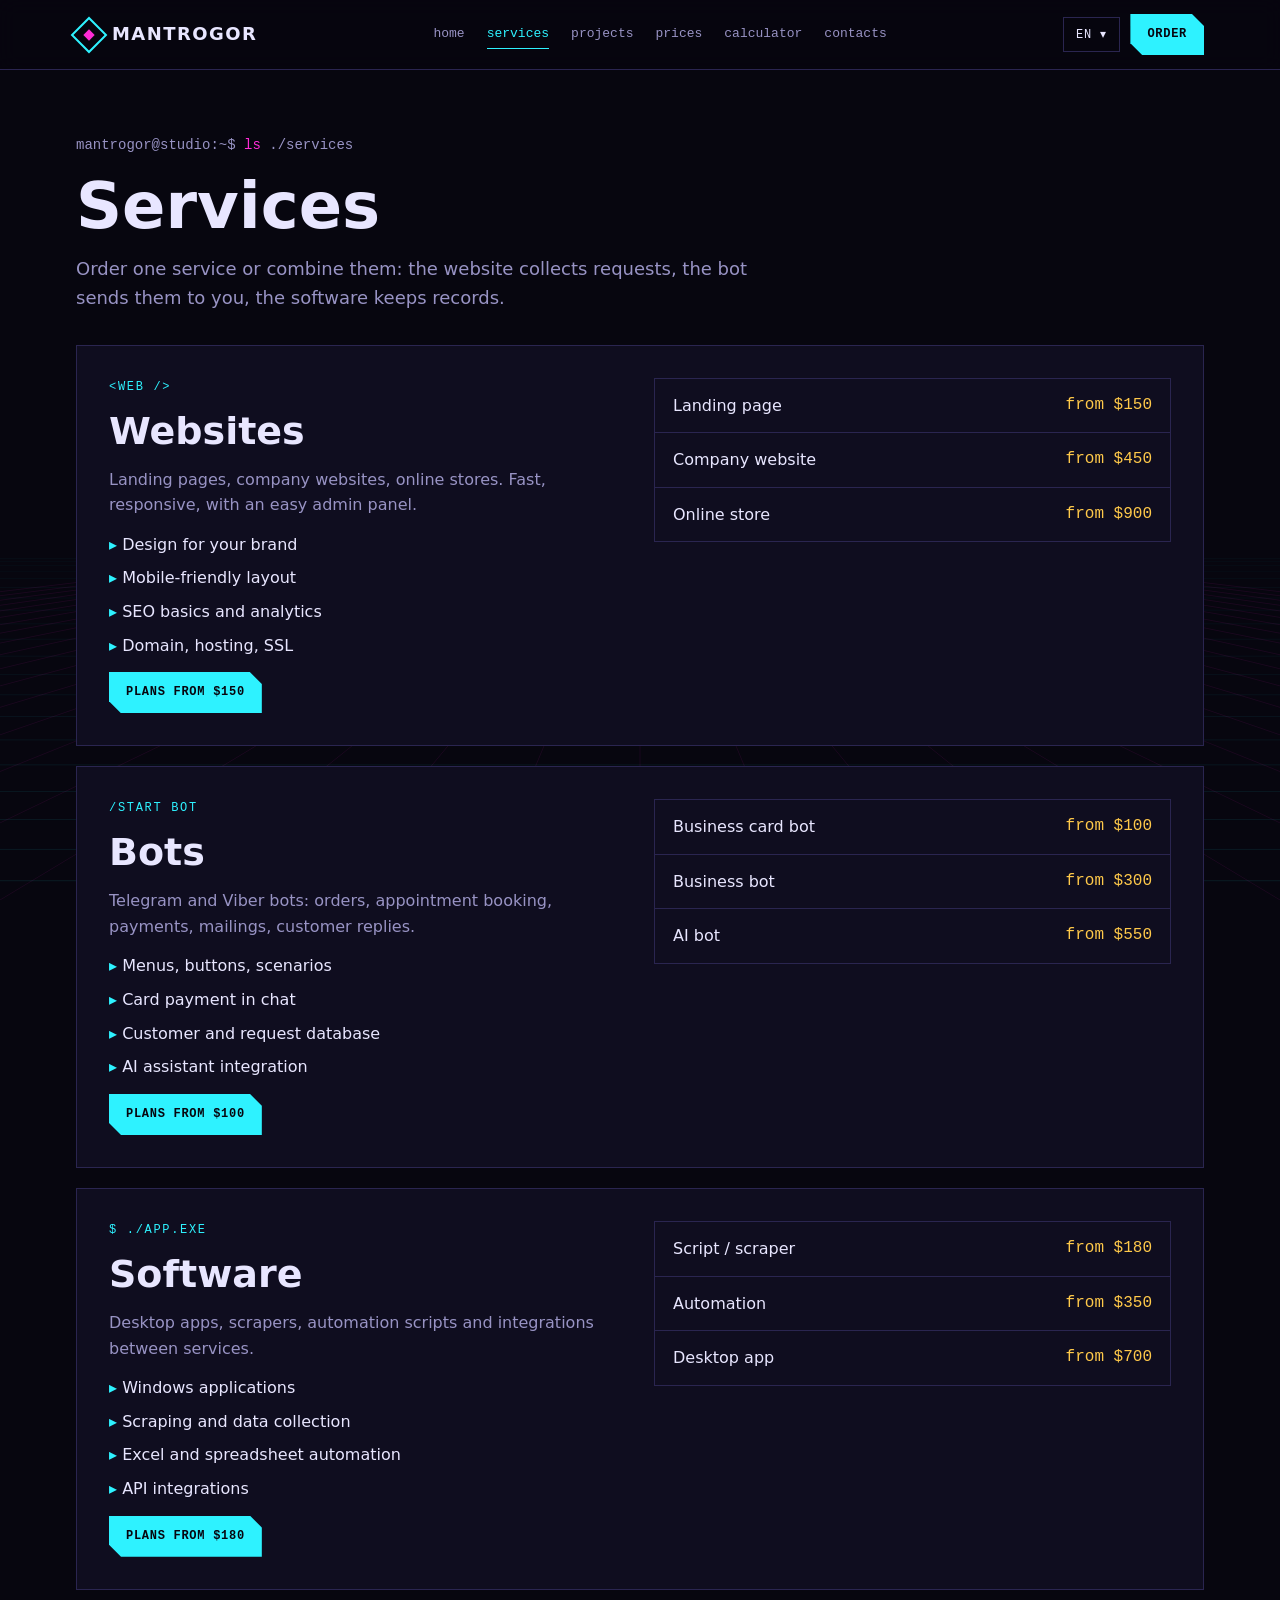
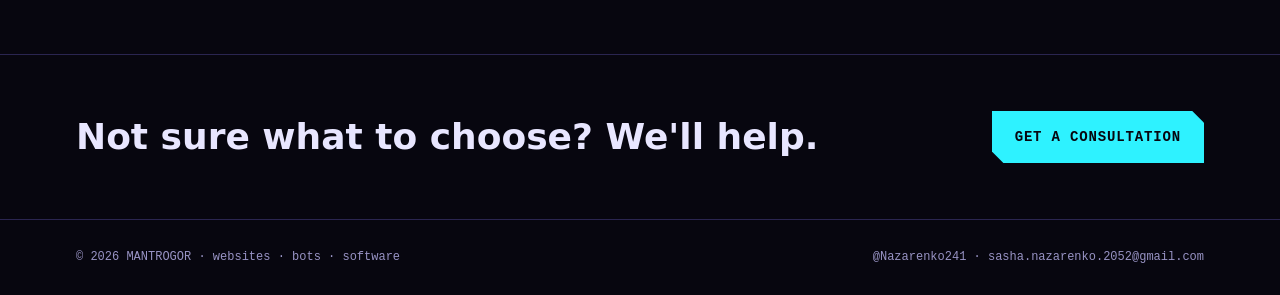
<file: services.html>
<!doctype html>
<html lang="en">
<head>
<meta charset="utf-8">
  <meta http-equiv="Content-Security-Policy" content="default-src 'self'; script-src 'self' 'unsafe-inline'; style-src 'self' 'unsafe-inline' https://fonts.googleapis.com; font-src https://fonts.gstatic.com; img-src 'self' data: https:; connect-src 'self'; object-src 'none'; base-uri 'self'; form-action 'self'">
  <meta name="referrer" content="strict-origin-when-cross-origin">
<meta name="viewport" content="width=device-width, initial-scale=1">
<title>MANTROGOR</title>
<link rel="preconnect" href="https://fonts.googleapis.com">
<link rel="preconnect" href="https://fonts.gstatic.com" crossorigin>
<link rel="stylesheet" href="https://fonts.googleapis.com/css2?family=Unbounded:wght@700;900&family=Manrope:wght@400;700&family=JetBrains+Mono:wght@400;700&display=swap" media="print" onload="this.media='all'"><noscript><link rel="stylesheet" href="https://fonts.googleapis.com/css2?family=Unbounded:wght@700;900&family=Manrope:wght@400;700&family=JetBrains+Mono:wght@400;700&display=swap"></noscript>
<link rel="stylesheet" href="style.css">
<!-- Тексты и шапку вставляют скрипты внизу страницы: до них прячем содержимое, чтобы страница не «прыгала» при загрузке (style.css: .js-wait) -->
<script>document.documentElement.classList.add("js-wait");document.addEventListener("DOMContentLoaded",function(){document.documentElement.classList.remove("js-wait")});</script>
<link rel="icon" href="favicon.svg" type="image/svg+xml">
<link rel="apple-touch-icon" href="apple-touch-icon.png">
<meta name="theme-color" content="#07060f">
<meta name="description" content="MANTROGOR – tvorba webů, Telegram botů a aplikací na míru. Pevná cena, první měsíc hostingu v ceně.">
<meta property="og:type" content="website">
<meta property="og:site_name" content="MANTROGOR">
<meta property="og:title" content="MANTROGOR – weby, boti, aplikace">
<meta property="og:description" content="Weby od $150, Telegram boti od $100, aplikace na míru. Pevná cena, první měsíc hostingu v ceně.">
<meta property="og:image" content="https://sashanazarenko2051-source.github.io/mantrogor/og.png">
<meta property="og:image:width" content="1200">
<meta property="og:image:height" content="630">
<meta property="og:url" content="https://sashanazarenko2051-source.github.io/mantrogor/">
<meta property="og:locale" content="cs_CZ">
<meta name="twitter:card" content="summary_large_image">
</head>
<body data-page="services.html" data-title="nav_services">
<header id="site-header"></header>

<main>
  <div class="wrap">
    <div class="page-head">
      <div class="prompt">mantrogor@studio:~$ <b>ls</b> ./services</div>
      <h1 data-i18n="nav_services"></h1>
      <p data-i18n="svc_lead"></p>
    </div>
    <div class="svc-rows" id="svcRows"></div>
  </div>

  <section class="cta-band" style="margin-top:64px">
    <div class="wrap">
      <h2 data-i18n="band_svc"></h2>
      <a class="btn" href="contacts.html" data-i18n="band_svc_btn"></a>
    </div>
  </section>
</main>

<footer id="site-footer"></footer>
<script src="data.js"></script>
<script src="i18n.js"></script>
<script src="common.js"></script>
<script>
  const { data, fmt, esc, minPrice, t, tr } = M;
  document.getElementById("svcRows").innerHTML = data.services.map(s => `
    <article class="svc-row" id="${esc(s.id)}">
      <div class="info">
        <span class="label">${esc(s.code)}</span>
        <h2>${esc(tr(s.title))}</h2>
        <p>${esc(tr(s.desc))}</p>
        <ul>${tr(s.bullets).map(b => `<li>${esc(b)}</li>`).join("")}</ul>
        <div class="cta-row"><a class="btn small" href="prices.html#${esc(s.id)}">${esc(t("svc_tiers_from"))} ${fmt(minPrice(s))}</a></div>
      </div>
      <div class="mini-tiers">
        ${s.tiers.map(x => `<div><span>${esc(tr(x.name))}</span><span>${esc(t("from"))} ${fmt(x.price)}</span></div>`).join("")}
      </div>
    </article>`).join("");
  if (location.hash) document.getElementById(location.hash.slice(1))?.scrollIntoView();
</script>
</body>
</html>
</file>
<file: style.css>
/* MANTROGOR — terminal-grid studio: single-column command-line spine, panels snap to a grid, one glitch moment on the home hero */
:root {
  color-scheme: dark;
  --void: #07060f;
  --panel: #0f0d1f;
  --panel-2: #16132c;
  --line: #2a2550;
  --fg: #e8e6ff;
  --muted: #9893c4;
  --cyan: #2ef2ff;
  --magenta: #ff2bd6;
  --amber: #ffc94a;
  --ok: #3ddc97;
  --font-display: "Unbounded", "Arial Black", system-ui, sans-serif;
  --font-body: "Manrope", "Segoe UI", system-ui, sans-serif;
  --font-mono: "JetBrains Mono", "Consolas", ui-monospace, monospace;
}
* { box-sizing: border-box; }
html { scroll-behavior: smooth; }
@media (prefers-reduced-motion: reduce) { html { scroll-behavior: auto; } }
body {
  margin: 0;
  background: var(--void);
  color: var(--fg);
  font-family: var(--font-body);
  font-size: 16px;
  line-height: 1.6;
  overflow-x: hidden;
  min-height: 100vh;
  display: flex; flex-direction: column;
}
main { flex: 1; }
[hidden] { display: none !important; }
#grid-bg { position: fixed; left: 0; right: 0; bottom: 0; width: 100%; height: 38vh; z-index: 0; pointer-events: none; opacity: .55; }
.wrap {
  position: relative; z-index: 1;
  max-width: 1160px; margin: 0 auto;
  padding-left: max(16px, env(safe-area-inset-left, 0px));
  padding-right: max(16px, env(safe-area-inset-right, 0px));
}
a { color: var(--cyan); }
:focus-visible { outline: 2px solid var(--magenta); outline-offset: 3px; }
h1, h2, h3 { font-family: var(--font-display); text-wrap: balance; margin: 0; line-height: 1.1; }
.label {
  font-family: var(--font-mono); font-size: 12px; letter-spacing: .14em;
  text-transform: uppercase; color: var(--cyan);
}

/* пока скрипты не вставили тексты — не показываем пустую страницу (без «прыжков») */
.js-wait main, .js-wait #site-footer { visibility: hidden; }

/* header */
header.top {
  position: sticky; top: 0; z-index: 10;
  background: color-mix(in srgb, var(--void) 82%, transparent);
  backdrop-filter: blur(10px);
  border-bottom: 1px solid var(--line);
}
header.top .wrap { display: flex; align-items: center; justify-content: space-between; gap: 16px; padding-block: 14px; }
.logo { font-family: var(--font-display); font-weight: 900; font-size: 18px; letter-spacing: .08em; color: var(--fg); text-decoration: none; display: flex; align-items: center; gap: 10px; }
.logo-mark { width: 26px; height: 26px; border: 2px solid var(--cyan); transform: rotate(45deg); display: grid; place-items: center; }
.logo-mark::after { content: ""; width: 8px; height: 8px; background: var(--magenta); }
nav.links { display: flex; gap: 22px; flex-wrap: wrap; }
nav.links a { color: var(--muted); text-decoration: none; font-family: var(--font-mono); font-size: 13px; padding-block: 4px; border-bottom: 1px solid transparent; text-transform: lowercase; }
.head-right { display: flex; align-items: center; gap: 10px; }
.lang { position: relative; }
.lang-btn { background: transparent; border: 1px solid var(--line); color: var(--fg); font-family: var(--font-mono); font-size: 12px; letter-spacing: .08em; padding: 9px 12px; cursor: pointer; }
.lang-btn:hover, .lang-btn[aria-expanded="true"] { border-color: var(--cyan); color: var(--cyan); }
.lang-list { position: absolute; right: 0; top: calc(100% + 6px); z-index: 20; min-width: 190px; background: var(--panel); border: 1px solid var(--cyan); display: grid; padding: 6px; }
.lang-list button { display: flex; gap: 12px; align-items: center; background: transparent; border: 0; color: var(--muted); font-family: var(--font-body); font-size: 14px; text-align: left; padding: 9px 10px; cursor: pointer; }
.lang-list button b { font-family: var(--font-mono); font-size: 12px; color: var(--cyan); width: 22px; }
.lang-list button:hover { background: var(--panel-2); color: var(--fg); }
.lang-list button[aria-current="true"] { color: var(--fg); background: color-mix(in srgb, var(--cyan) 12%, transparent); }
nav.links a:hover { color: var(--cyan); }
nav.links a[aria-current="page"] { color: var(--cyan); border-bottom-color: var(--cyan); }
.menu-btn { display: none; background: none; border: 1px solid var(--line); color: var(--fg); font-family: var(--font-mono); padding: 8px 12px; cursor: pointer; }
@media (max-width: 760px) {
  .menu-btn { display: block; }
  nav.links { display: none; position: absolute; top: 100%; left: 0; right: 0; flex-direction: column; gap: 0; background: var(--panel); border-bottom: 1px solid var(--line); padding: 8px max(16px, env(safe-area-inset-left, 0px)); }
  nav.links.open { display: flex; }
  nav.links a { padding-block: 12px; font-size: 15px; }
  header.top .btn.small { display: none; }
}
@media (max-width: 480px) {
  header.top .wrap { gap: 8px; }
  .logo { font-size: 14px; gap: 8px; letter-spacing: .04em; min-width: 0; }
  .logo-mark { width: 20px; height: 20px; flex: none; }
  .logo-mark::after { width: 6px; height: 6px; }
  .head-right { gap: 6px; }
  .lang-btn, .menu-btn { padding: 8px 10px; }
}

.btn {
  display: inline-flex; align-items: center; gap: 10px;
  font-family: var(--font-mono); font-weight: 700; font-size: 14px; letter-spacing: .06em; text-transform: uppercase;
  padding: 14px 22px; border: 1px solid var(--cyan); color: var(--void); background: var(--cyan);
  text-decoration: none; cursor: pointer;
  clip-path: polygon(0 0, calc(100% - 12px) 0, 100% 12px, 100% 100%, 12px 100%, 0 calc(100% - 12px));
  transition: background .2s, color .2s, border-color .2s;
}
.btn:hover { background: var(--magenta); border-color: var(--magenta); color: var(--void); }
.btn.ghost { background: transparent; color: var(--cyan); clip-path: none; }
.btn.ghost:hover { background: var(--cyan); color: var(--void); }
.btn.small { padding: 10px 16px; font-size: 12px; }
.btn.danger { background: transparent; color: var(--magenta); border-color: var(--magenta); clip-path: none; }
.btn.danger:hover { background: var(--magenta); color: var(--void); }

/* page heads */
.page-head { padding-block: 64px 32px; display: grid; gap: 14px; }
.page-head h1 { font-size: clamp(34px, 6vw, 64px); font-weight: 900; }
.page-head p { color: var(--muted); max-width: 62ch; margin: 0; font-size: 18px; }
.prompt { font-family: var(--font-mono); color: var(--muted); font-size: 14px; }
.prompt b { color: var(--magenta); font-weight: 400; }
.caret { display: inline-block; width: .6em; height: 1.1em; background: var(--cyan); vertical-align: text-bottom; animation: blink 1s steps(1) infinite; }
@keyframes blink { 50% { opacity: 0; } }

/* hero */
.hero { padding-block: clamp(56px, 10vw, 120px) 64px; display: grid; gap: 28px; }
.glitch {
  position: relative; font-weight: 900;
  font-size: clamp(40px, 9.6vw, 124px); letter-spacing: .02em; line-height: .95;
  color: var(--fg);
}
.glitch::before, .glitch::after { content: attr(data-text); position: absolute; inset: 0; pointer-events: none; }
.glitch::before { color: var(--cyan); transform: translate(-3px, 0); mix-blend-mode: screen; clip-path: inset(0 0 55% 0); animation: g1 3.2s infinite steps(1); }
.glitch::after { color: var(--magenta); transform: translate(3px, 0); mix-blend-mode: screen; clip-path: inset(55% 0 0 0); animation: g2 2.7s infinite steps(1); }
@keyframes g1 { 0%,88%,100% { transform: translate(-3px,0); clip-path: inset(0 0 55% 0); } 90% { transform: translate(-9px,2px); clip-path: inset(12% 0 60% 0); } 94% { transform: translate(6px,-2px); clip-path: inset(40% 0 30% 0); } }
@keyframes g2 { 0%,85%,100% { transform: translate(3px,0); clip-path: inset(55% 0 0 0); } 88% { transform: translate(10px,-1px); clip-path: inset(70% 0 5% 0); } 92% { transform: translate(-7px,2px); clip-path: inset(20% 0 55% 0); } }
@media (prefers-reduced-motion: reduce) { .glitch::before, .glitch::after, .caret { animation: none; } }
.hero-sub { max-width: 60ch; font-size: clamp(17px, 2vw, 20px); color: var(--muted); margin: 0; }
.hero-sub strong { color: var(--fg); }
.cta-row { display: flex; flex-wrap: wrap; gap: 14px; }
.stats { display: grid; grid-template-columns: repeat(4, minmax(0,1fr)); border: 1px solid var(--line); margin-top: 16px; background: color-mix(in srgb, var(--void) 70%, transparent); }
.stats > div { padding: 18px 20px; border-right: 1px solid var(--line); }
.stats > div:last-child { border-right: 0; }
.stats .n { font-family: var(--font-display); font-size: clamp(22px, 3vw, 30px); font-weight: 700; color: var(--cyan); font-variant-numeric: tabular-nums; }
.stats .t { font-size: 13px; color: var(--muted); }
@media (max-width: 720px) { .stats { grid-template-columns: repeat(2, minmax(0,1fr)); } .stats > div:nth-child(2) { border-right: 0; } .stats > div:nth-child(-n+2) { border-bottom: 1px solid var(--line); } }

section.block { padding-block: 64px; border-top: 1px solid var(--line); }
.sec-head { display: grid; gap: 12px; margin-bottom: 32px; }
.sec-head h2 { font-size: clamp(26px, 4vw, 42px); font-weight: 700; }
.sec-head p { color: var(--muted); max-width: 62ch; margin: 0; }

/* services */
.services { display: grid; grid-template-columns: repeat(3, minmax(0,1fr)); gap: 20px; }
@media (max-width: 900px) { .services { grid-template-columns: minmax(0,1fr); } }
.svc {
  background: var(--panel); border: 1px solid var(--line); padding: 28px; display: grid; gap: 16px; align-content: start;
  clip-path: polygon(0 0, calc(100% - 22px) 0, 100% 22px, 100% 100%, 0 100%);
  transition: border-color .25s, transform .25s;
  color: var(--fg); text-decoration: none;
}
a.svc:hover { border-color: var(--cyan); transform: translateY(-3px); }
@media (prefers-reduced-motion: reduce) { a.svc:hover { transform: none; } }
.svc .code { font-family: var(--font-mono); font-size: 12px; color: var(--magenta); }
.svc h3 { font-size: 24px; }
.svc p { margin: 0; color: var(--muted); }
.svc ul { margin: 0; padding: 0; list-style: none; display: grid; gap: 6px; font-size: 15px; }
.svc li::before { content: "▸ "; color: var(--cyan); }
.svc .from { font-family: var(--font-mono); font-size: 14px; color: var(--amber); border-top: 1px dashed var(--line); padding-top: 14px; }

/* service detail rows */
.svc-rows { display: grid; gap: 20px; }
.svc-row { display: grid; grid-template-columns: minmax(0,1fr) minmax(0,1fr); gap: 28px; background: var(--panel); border: 1px solid var(--line); padding: 32px; }
@media (max-width: 860px) { .svc-row { grid-template-columns: minmax(0,1fr); } }
.svc-row h2 { font-size: clamp(26px, 4vw, 38px); }
.svc-row .info { display: grid; gap: 14px; align-content: start; }
.svc-row .info p { margin: 0; color: var(--muted); }
.svc-row ul { margin: 0; padding: 0; list-style: none; display: grid; gap: 8px; }
.svc-row li::before { content: "▸ "; color: var(--cyan); }
.mini-tiers { display: grid; gap: 0; border: 1px solid var(--line); align-self: start; }
.mini-tiers div { display: flex; justify-content: space-between; gap: 12px; padding: 14px 18px; border-bottom: 1px solid var(--line); }
.mini-tiers div:last-child { border-bottom: 0; }
.mini-tiers span:last-child { font-family: var(--font-mono); color: var(--amber); font-variant-numeric: tabular-nums; white-space: nowrap; }

/* projects */
.projects { display: grid; grid-template-columns: repeat(2, minmax(0,1fr)); gap: 20px; }
@media (max-width: 860px) { .projects { grid-template-columns: minmax(0,1fr); } }
.proj { background: var(--panel); border: 1px solid var(--line); display: grid; grid-template-rows: auto 1fr; transition: border-color .25s; }
.proj:hover { border-color: var(--cyan); }
.proj-shot { position: relative; display: block; aspect-ratio: 16 / 10; max-width: 100%; overflow: hidden; border-bottom: 1px solid var(--line); background: var(--void); }
.proj-shot img { width: 100%; height: 100%; object-fit: cover; object-position: top; display: block; transition: transform .4s; }
.proj:hover .proj-shot img { transform: scale(1.03); }
@media (prefers-reduced-motion: reduce) { .proj:hover .proj-shot img { transform: none; } }
.proj-host { position: absolute; top: 12px; left: 12px; background: var(--void); color: var(--cyan); border: 1px solid var(--cyan); font-family: var(--font-mono); font-size: 11px; letter-spacing: .1em; text-transform: uppercase; padding: 4px 9px; }
.proj-status { justify-self: start; display: inline-flex; align-items: center; gap: 8px; font-family: var(--font-mono); font-size: 12px; padding: 5px 10px; border: 1px solid currentColor; }
.proj-status::before { content: ""; width: 8px; height: 8px; border-radius: 50%; background: currentColor; }
.proj-status.st-client { color: var(--ok); background: color-mix(in srgb, var(--ok) 10%, transparent); }
.proj-status.st-client::before { box-shadow: 0 0 8px var(--ok); animation: pulse 2s infinite; }
.proj-status.st-demo { color: var(--amber); }
.proj-status.st-own { color: var(--cyan); background: color-mix(in srgb, var(--cyan) 10%, transparent); }
@keyframes pulse { 50% { opacity: .35; } }
@media (prefers-reduced-motion: reduce) { .proj-status.st-client::before { animation: none; } }
.proj-sample { position: absolute; bottom: 12px; right: 12px; background: var(--void); color: var(--amber); border: 1px solid var(--amber); font-family: var(--font-mono); font-size: 11px; letter-spacing: .06em; padding: 4px 9px; }
.filters { display: grid; gap: 14px; margin-bottom: 28px; }
.filter-row { display: flex; flex-wrap: wrap; gap: 8px; align-items: center; }
.filter-row .label { min-width: 140px; }
.chip { font-family: var(--font-mono); font-size: 12px; background: transparent; color: var(--muted); border: 1px solid var(--line); padding: 7px 12px; cursor: pointer; }
.chip:hover { color: var(--fg); border-color: var(--magenta); }
.chip[aria-pressed="true"] { color: var(--fg); border-color: var(--magenta); background: color-mix(in srgb, var(--magenta) 18%, transparent); }
.chip .n { color: var(--muted); margin-left: 6px; }
.proj-empty { color: var(--muted); display: flex; flex-wrap: wrap; gap: 14px; align-items: center; padding-block: 24px; }
.proj-body { padding: 24px; display: grid; gap: 12px; align-content: start; }
.proj-body h3 { font-size: 22px; }
.proj-body p { margin: 0; color: var(--muted); }
.proj-tags { display: flex; flex-wrap: wrap; gap: 6px; }
.proj-tags span { font-family: var(--font-mono); font-size: 11px; color: var(--magenta); border: 1px solid color-mix(in srgb, var(--magenta) 45%, transparent); padding: 3px 8px; }
.proj-wake { font-family: var(--font-mono); font-size: 12px; color: var(--amber); }
.proj-body .cta-row { margin-top: 4px; }
.sec-head-row { display: flex; flex-wrap: wrap; justify-content: space-between; align-items: end; gap: 16px; }

/* pricing */
.tabs { display: flex; flex-wrap: wrap; gap: 8px; margin-bottom: 24px; }
.tab {
  font-family: var(--font-mono); font-size: 13px; letter-spacing: .06em; text-transform: uppercase;
  background: transparent; color: var(--muted); border: 1px solid var(--line); padding: 10px 16px; cursor: pointer;
}
.tab[aria-selected="true"] { color: var(--void); background: var(--cyan); border-color: var(--cyan); }
.tiers { display: grid; grid-template-columns: repeat(auto-fit, minmax(260px, 1fr)); gap: 20px; }
.tier { background: var(--panel); border: 1px solid var(--line); padding: 28px; display: grid; gap: 14px; align-content: start; position: relative; }
.tier.hot { border-color: var(--magenta); background: var(--panel-2); }
.tier .badge { position: absolute; top: -12px; right: 20px; background: var(--magenta); color: var(--void); font-weight: 700; font-family: var(--font-mono); font-size: 11px; letter-spacing: .1em; text-transform: uppercase; padding: 4px 10px; }
.tier h3 { font-size: 20px; }
.price { font-family: var(--font-display); font-size: 36px; font-weight: 700; font-variant-numeric: tabular-nums; }
.price small { font-family: var(--font-mono); font-size: 13px; font-weight: 400; color: var(--muted); }
.tier .term { font-family: var(--font-mono); font-size: 13px; color: var(--amber); }
.tier ul { margin: 0; padding: 0; list-style: none; display: grid; gap: 8px; font-size: 15px; color: var(--muted); }
.tier li::before { content: "+ "; color: var(--cyan); font-family: var(--font-mono); }
.tier .btn { justify-self: start; margin-top: 6px; }
.note { margin-top: 22px; font-size: 14px; color: var(--muted); font-family: var(--font-mono); }
.extras-table { border: 1px solid var(--line); background: var(--panel); }
.extras-table div { display: flex; justify-content: space-between; gap: 12px; padding: 14px 20px; border-bottom: 1px solid var(--line); }
.extras-table div:last-child { border-bottom: 0; }
.extras-table span:last-child { font-family: var(--font-mono); color: var(--amber); font-variant-numeric: tabular-nums; white-space: nowrap; }

/* calculator */
.calc { display: grid; grid-template-columns: minmax(0,1.3fr) minmax(0,1fr); gap: 20px; align-items: start; }
@media (max-width: 900px) { .calc { grid-template-columns: minmax(0,1fr); } }
.calc-form { background: var(--panel); border: 1px solid var(--line); padding: 28px; display: grid; gap: 24px; }
fieldset { border: 0; margin: 0; padding: 0; display: grid; gap: 10px; min-width: 0; min-inline-size: 0; }
.calc-form, .calc-form > * { min-width: 0; }
.opt { max-width: 100%; }
.opt span { max-width: 100%; }
.calc-hint { margin: -4px 0 4px; font-size: 13px; color: var(--muted); }
.calc-warn { color: var(--magenta); font-size: 13px; }
.tier .incl { font-family: var(--font-mono); font-size: 12px; color: var(--cyan); border-top: 1px dashed var(--line); padding-top: 12px; }
legend { padding: 0; margin-bottom: 10px; }
.group-name { font-size: 13px; color: var(--muted); }
.opts { display: flex; flex-wrap: wrap; gap: 8px; }
.opt { position: relative; }
.opt input { position: absolute; opacity: 0; inset: 0; cursor: pointer; }
.opt span { display: inline-block; border: 1px solid var(--line); padding: 9px 14px; font-size: 14px; color: var(--muted); transition: all .15s; }
.opt input:checked + span { border-color: var(--cyan); color: var(--fg); background: color-mix(in srgb, var(--cyan) 14%, transparent); }
.opt input:focus-visible + span { outline: 2px solid var(--magenta); outline-offset: 2px; }
.calc-out {
  position: sticky; top: 90px;
  background: var(--panel-2); border: 1px solid var(--magenta); padding: 28px; display: grid; gap: 14px; align-content: start;
  font-family: var(--font-mono);
}
.calc-out .total { font-family: var(--font-display); font-size: clamp(34px, 5vw, 48px); font-weight: 700; color: var(--cyan); font-variant-numeric: tabular-nums; line-height: 1.1; }
.calc-out .lines { display: grid; gap: 6px; font-size: 13px; color: var(--muted); }
.calc-out .lines div { display: flex; justify-content: space-between; gap: 12px; }
.calc-out .lines span:last-child { color: var(--fg); font-variant-numeric: tabular-nums; white-space: nowrap; }
.calc-out .days { color: var(--amber); font-size: 14px; }

/* process */
.steps { display: grid; grid-template-columns: repeat(5, minmax(0,1fr)); border: 1px solid var(--line); background: color-mix(in srgb, var(--void) 70%, transparent); }
.step { padding: 24px 20px; border-right: 1px solid var(--line); display: grid; gap: 8px; align-content: start; }
.step:last-child { border-right: 0; }
.step .num { font-family: var(--font-mono); color: var(--magenta); font-size: 13px; }
.step h3 { font-size: 16px; }
.step p { margin: 0; font-size: 14px; color: var(--muted); }
@media (max-width: 900px) { .steps { grid-template-columns: minmax(0,1fr); } .step { border-right: 0; border-bottom: 1px solid var(--line); } .step:last-child { border-bottom: 0; } }

/* faq */
.faq { display: grid; gap: 10px; max-width: 820px; }
details { background: var(--panel); border: 1px solid var(--line); padding: 18px 22px; }
details[open] { border-color: var(--cyan); }
summary { cursor: pointer; font-weight: 700; list-style: none; display: flex; justify-content: space-between; gap: 16px; }
summary::-webkit-details-marker { display: none; }
summary::after { content: "+"; font-family: var(--font-mono); color: var(--cyan); }
details[open] summary::after { content: "−"; }
details p { margin: 12px 0 0; color: var(--muted); }

/* order + forms */
.order { display: grid; grid-template-columns: minmax(0,1.2fr) minmax(0,1fr); gap: 20px; align-items: start; }
@media (max-width: 900px) { .order { grid-template-columns: minmax(0,1fr); } }
form.req { background: var(--panel); border: 1px solid var(--line); padding: 28px; display: grid; gap: 16px; }
.field { display: grid; gap: 6px; min-width: 0; }
.field label { font-family: var(--font-mono); font-size: 12px; letter-spacing: .1em; text-transform: uppercase; color: var(--muted); }
.field input, .field select, .field textarea {
  font: inherit; color: var(--fg); background: var(--void); border: 1px solid var(--line); padding: 11px 13px; width: 100%;
}
.field input:focus, .field select:focus, .field textarea:focus { border-color: var(--cyan); outline: none; }
.field textarea { min-height: 110px; resize: vertical; }
.err { color: var(--magenta); font-size: 13px; font-family: var(--font-mono); }
.result { background: var(--panel-2); border: 1px solid var(--cyan); padding: 20px; display: grid; gap: 12px; }
.result pre { margin: 0; white-space: pre-wrap; word-break: break-word; font-family: var(--font-mono); font-size: 13px; color: var(--fg); background: var(--void); padding: 14px; border: 1px solid var(--line); }
.contacts { display: grid; gap: 14px; align-content: start; }
.contact { background: var(--panel); border: 1px solid var(--line); padding: 22px; display: grid; gap: 6px; }
.contact .v { font-family: var(--font-mono); font-size: 18px; color: var(--fg); word-break: break-all; text-decoration: none; }
.contact a.v:hover { color: var(--cyan); text-decoration: underline; }
.contact .row { display: flex; flex-wrap: wrap; align-items: center; justify-content: space-between; gap: 12px; }

.cta-band { padding-block: 56px; border-top: 1px solid var(--line); }
.cta-band .wrap { display: flex; flex-wrap: wrap; align-items: center; justify-content: space-between; gap: 20px; }
.cta-band h2 { font-size: clamp(24px, 3.5vw, 36px); }

footer.bottom { position: relative; z-index: 1; border-top: 1px solid var(--line); padding-block: 28px; font-family: var(--font-mono); font-size: 12px; color: var(--muted); background: var(--void); }
footer.bottom .wrap { display: flex; flex-wrap: wrap; justify-content: space-between; gap: 12px; }
footer.bottom a { color: var(--muted); }

/* Узкие телефоны: заголовок по ширине экрана, страница не шире экрана */
@media(max-width:420px){h1.glitch{font-size:clamp(30px,10.5vw,56px)!important;letter-spacing:.02em!important}html,body{overflow-x:hidden}}
</file>
